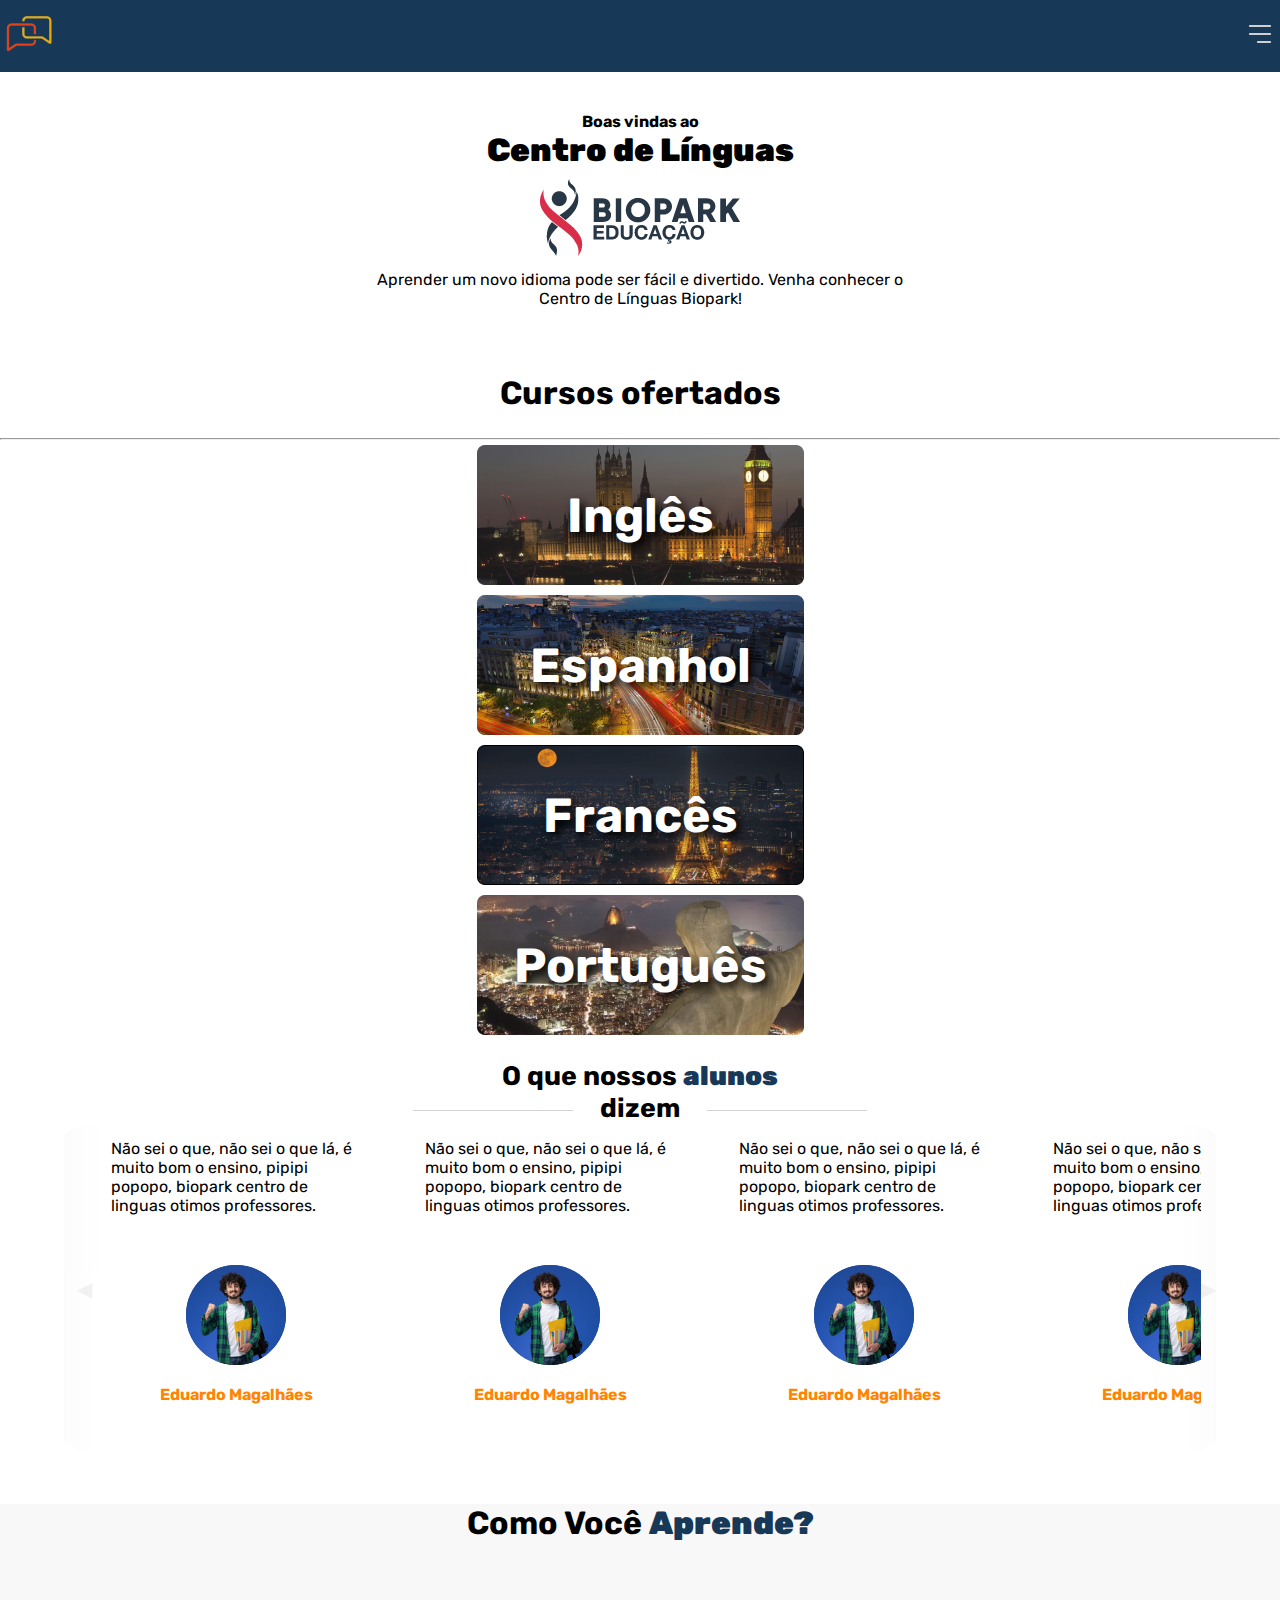
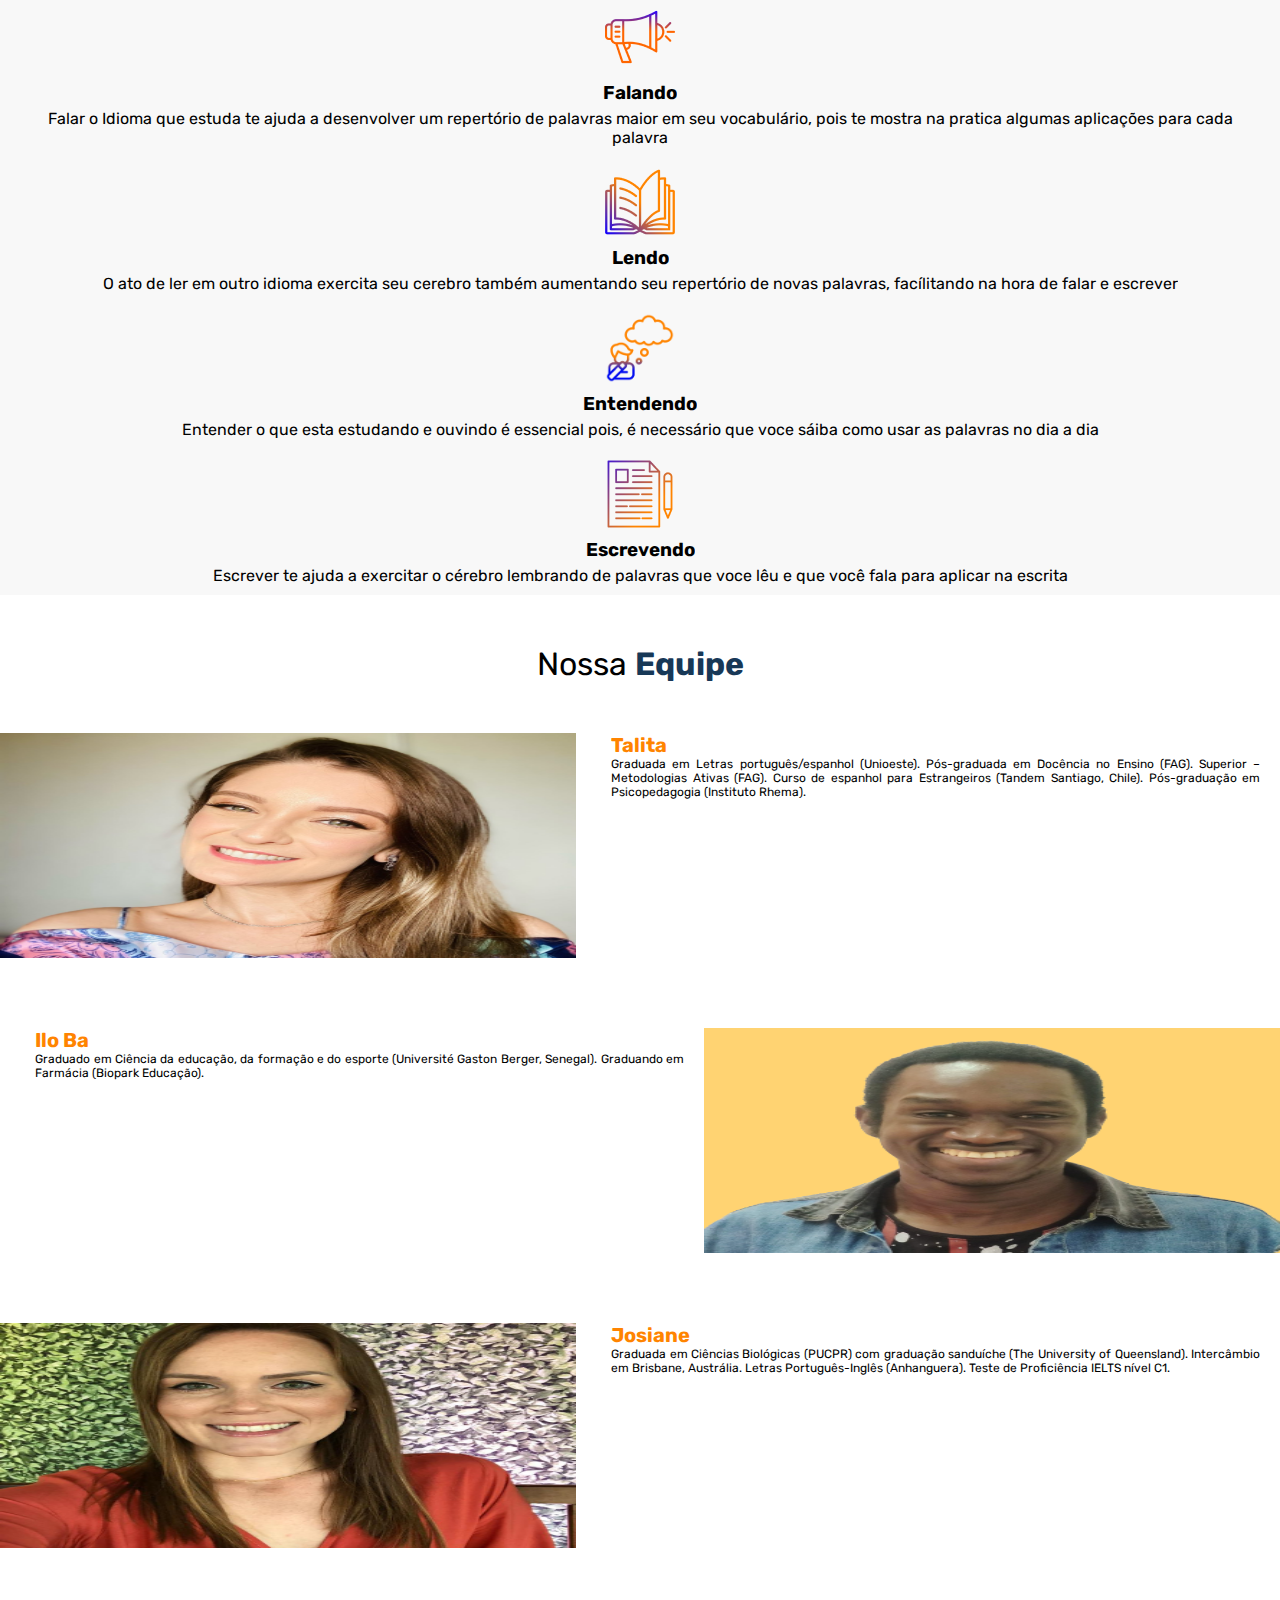
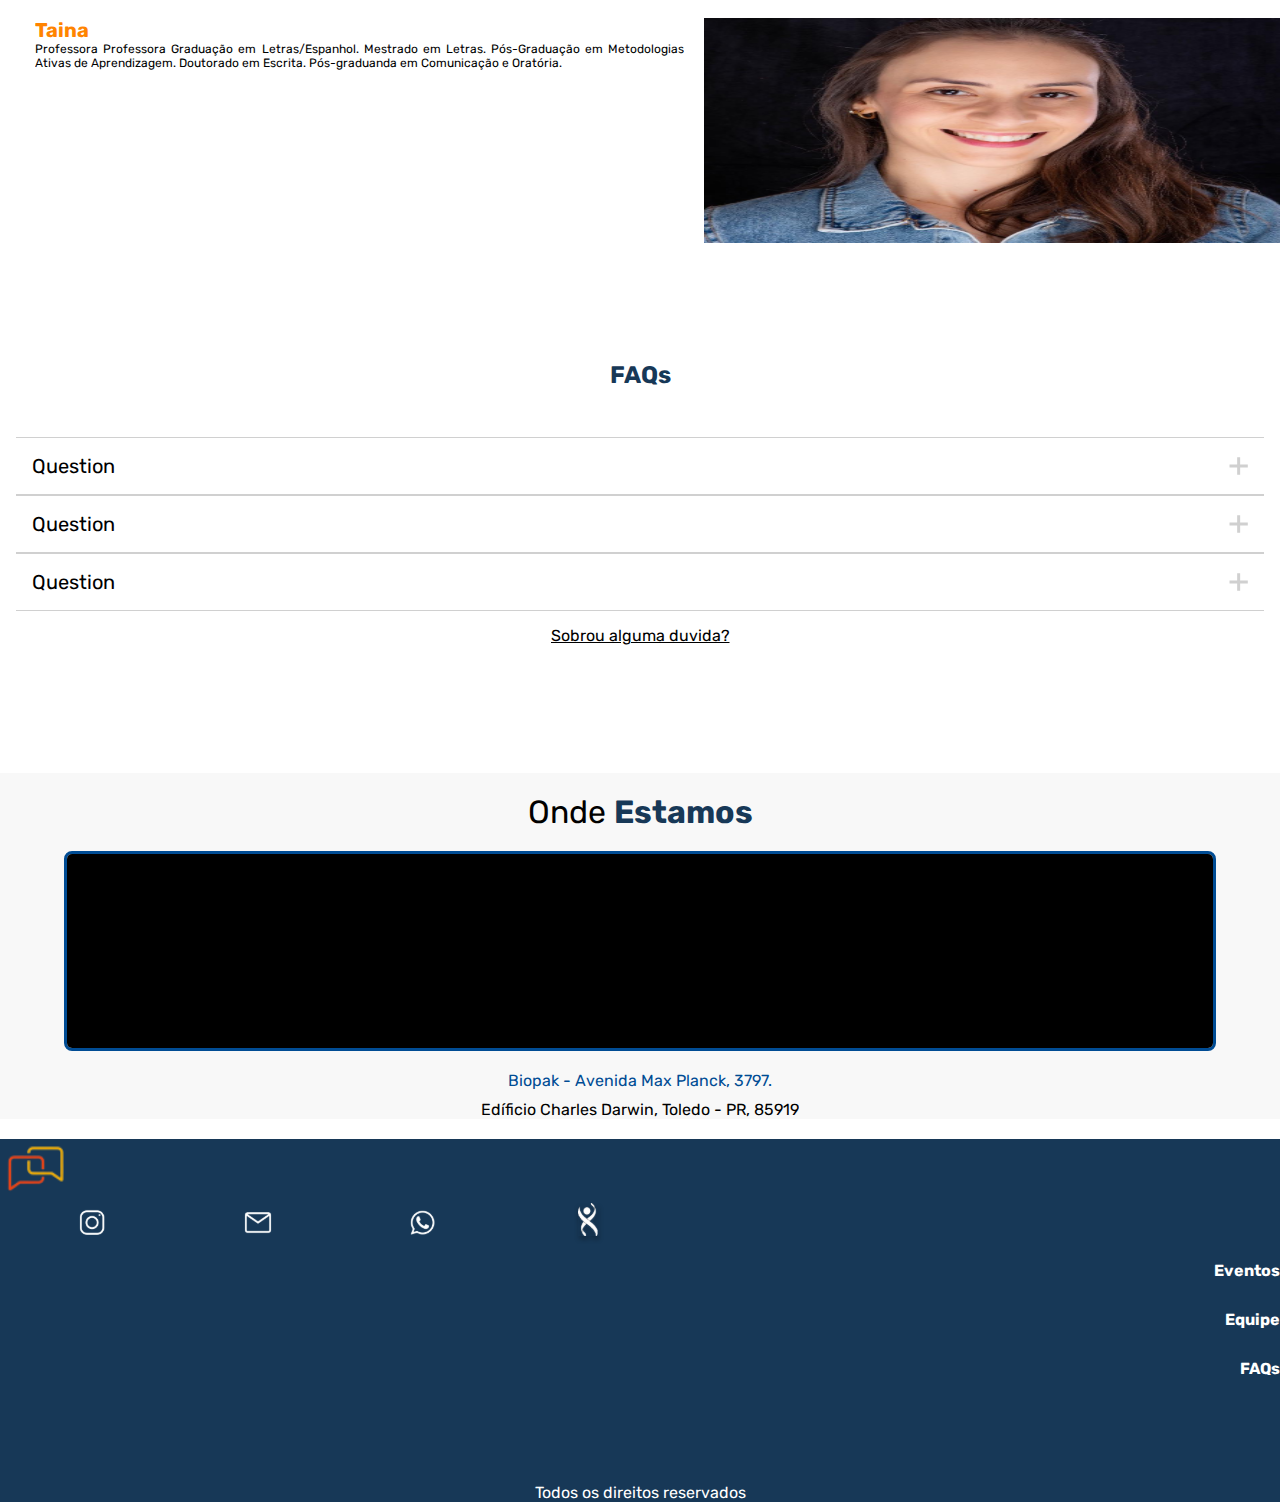
<file: index.html>
<!DOCTYPE html>
<html lang="en">
<head>
    <meta charset="UTF-8">
    <meta http-equiv="X-UA-Compatible" content="IE=edge">
    <meta name="viewport" content="width=device-width, initial-scale=1.0">
    <link rel="shortcut icon" href="./assets/img/logo.png" type="image/x-icon">
    <link rel="stylesheet" href="./assets/css/style.css">
    <title>Centro de Linguas</title>
</head>
<body>

    <header>
        <div id="mobile_menu">
            <a href="#navbar" class="logo"><img src="assets/img/logo.png" alt="logo centro de linguas"></a>
            <div class="button-menu">
                <button id="botaoMenu">
                    <img src="assets/img/menu.png" alt="menu icon">
                </button>
            </div>
        </div>
        <div id="menu">
            <button id="botaoClose">
                <img src="./assets/img/menu_img/x.png" alt="close">
            </button>
                <ul>
                    <li>
                        <a class="menu-text" href="#welcome-section" onclick="toggleMenu()"><img class="menu-icon" src="./assets/img/menu_img/home.png" alt="home icon">Página Inicial</a>
                    </li>
                    <li>
                        <a class="menu-text" href="#faq" onclick="toggleMenu()"><img class="menu-icon" src="./assets/img/menu_img/question.png" alt="interrogation icon">FAQ</a>
                    </li>
                    <li>
                        <a class="menu-text" href="#" onclick="toggleMenu()"><img class="menu-icon" src="./assets/img/menu_img/game.png" alt="controll icon">Quiz</a>
                    </li>
                    <li>
                        <a class="menu-text" href="#equipe" onclick="toggleMenu()"><img class="menu-icon" src="./assets/img/menu_img/equipe.svg" alt="equipe icon">Equipe</a>
                    </li>
                    <li>
                        <a class="menu-text" href="https://editor.mobilibus.com/web/bus2you/2i0xq#7643" onclick="toggleMenu()"><img class="menu-icon" src="./assets/img/menu_img/bus.svg" alt="equipe icon">Horários de Onibus</a>
                    </li>
                    <li>
                        <a class="menu-text" href="#localizado" target="_blank" onclick="toggleMenu()"><img class="menu-icon" src="./assets/img/menu_img/loc.svg" alt="loc icon">Localização</a>
                    </li>
                    <li>
                        <a class="menu-text" href="#" onclick="toggleMenu()"><img class="menu-icon" src="./assets/img/menu_img/increverse.png" alt="hand icon">Inscreva-se</a>  
                    </li>
                </ul>   
            </div>
            <nav class="menu_desktop">
                <div class="conteudo">
                    <a href="./index.html" class="logo"><img src="assets/img/logo.png" alt="logo centro de linguas"></a>
                <ul>
                    <li>
                        <a href="#welcome-section">Inicio</a>
                    </li>
                    <li>
                        <a href="#faq">FAQ</a>
                    </li>
                    <li>
                        <a href="#equipe">Equipe</a>
                    </li>
                    <li>
                        <a href="#footer">Onde estamos?</a>
                    </li>
                    <li>
                        <a href="#depoimentos">Depoimentos</a>
                    </li>
                    <li>
                        <a href="https://editor.mobilibus.com/web/bus2you/2i0xq#7643" target="_blank">Horarios de Onibus</a>
                    </li>
                </ul>
                <a href="#" type="button">Inscreva-se</a>
                </div>
                
            </nav>
    </header>

    <main>
        <!--
            Felipe: Home, FAQ
            Edgar: FAQ, Nossa Equipe
            Andriel: Como Aprende
            Gabriel: Depoimentos
            Laion: Eventos
            Arthur: Localizados, Eventos
        -->
        <section id="tela_home_mobile">
            <section id="welcome-section">
                <div id="welcome-card">
                    <p><b> Boas vindas ao </b></p>
                    <h1 class="destaque-laranja"><b>Centro de Línguas</b></h1>
                    <img id="" src="assets/img/biopark_logo.png" alt="">
                    <p>Aprender um novo idioma pode ser fácil e divertido. Venha conhecer o </p>
                    <p class="destaque-laranja">Centro de Línguas Biopark!</p>
                </div>
            </section>

            <section id="cursos-ofertados-section">
                <h1 class="destaque-laranja">Cursos ofertados</h1>
                <hr>
                <div id="cards-container">
                    <div id="ingles" class="card-curso">Inglês</div>
                    <div id="espanhol" class="card-curso">Espanhol</div>
                    <div id="frances" class="card-curso">Francês</div>
                    <div id="portugues" class="card-curso">Português</div>
                </div>
            </section>

            <section id="depoimentos">
                <h1 id="h1-depoimentos"> O que nossos <strong>alunos</strong></h1>
                <span>
                    <h1>dizem</h1>
                </span>

                <section class="carrossel">
                    <div class="container">
                        <button class="arrow-left control" aria-label="Previous image">◀</button>
                        <button class="arrow-right control" aria-label="Next Image">▶</button>
                        <div class="gallery-wrapper">
                          <div class="gallery">
                            <div class="item current-item" id="item-first"> 
                                <p>
                                    Não sei o que, não sei o que lá, é muito bom o ensino, pipipi popopo, biopark centro de linguas otimos professores.
                                </p>
                                <div class="carrosselAvatar">
                                    <img src="assets/css/img_css/card_cursos/Ellipse 1.png"  alt="">
                                    <p><b>Eduardo Magalhães</b></p>
                                </div>
                            </div>
                               
                            <div class="item current-item">
                                <p>
                                    Não sei o que, não sei o que lá, é muito bom o ensino, pipipi popopo, biopark centro de linguas otimos professores.
                                </p>
                                <div class="carrosselAvatar">
                                    <img src="assets/css/img_css/card_cursos/Ellipse 1.png"  alt="">
                                    <p><b>Eduardo Magalhães</b></p>
                                </div>
                            </div>
                                
                            <div class="item current-item"> 
                                <p>
                                    Não sei o que, não sei o que lá, é muito bom o ensino, pipipi popopo, biopark centro de linguas otimos professores.
                                </p>
                                <div class="carrosselAvatar">
                                    <img src="assets/css/img_css/card_cursos/Ellipse 1.png"  alt="">
                                    <p><b>Eduardo Magalhães</b></p>
                                </div>
                            </div>
        
                            <div class="item current-item" id="item-last"> 
                                <p>
                                    Não sei o que, não sei o que lá, é muito bom o ensino, pipipi popopo, biopark centro de linguas otimos professores.
                                </p>
                                <div class="carrosselAvatar">
                                    <img src="assets/css/img_css/card_cursos/Ellipse 1.png"  alt="">
                                    <p><b>Eduardo Magalhães</b></p>
                                </div>
                            </div>
                          </div>
                        </div>
                      </div>
                </section>
            </section>
        </section>

        <section id="como_aprende" class="como_aprende">
            <h1>Como Você <strong>Aprende?</strong></h1>
            <div class="cards">
                <div class="cardHow">
                    <img src="./assets/img/como_aprende/bullhorn 1.png" alt="">
                    <h3>Falando</h3>
                    <p> Falar o Idioma que estuda te ajuda a desenvolver um repertório de palavras maior em seu vocabulário, pois te mostra na pratica algumas aplicações para cada palavra</p>
                </div>
                <div class="cardHow">
                    <img src="./assets/img/como_aprende/book 1.png" alt="">
                    <h3>Lendo</h3>
                    <p>O ato de ler em outro idioma exercita seu cerebro também aumentando seu repertório de novas palavras, facílitando na hora de falar e escrever</p>
                </div>
                <div class="cardHow">
                    <img src="./assets/img/como_aprende/thinking-bubble 1.png" alt="">
                    <h3>Entendendo</h3>
                    <p>Entender o que esta estudando e ouvindo é essencial pois, é necessário que voce sáiba como usar as palavras no dia a dia</p>
                </div>
                <div class="cardHow">
                    <img src="./assets/img/como_aprende/article.png" alt="">
                    <h3>Escrevendo</h3>
                    <p>Escrever te ajuda a exercitar o cérebro lembrando de palavras que voce lêu e que você fala para aplicar na escrita </p>
                </div>
            </div>
            
            <!--Andriel-->
        </section>

        <section id="equipe" class="equipe">
            <div class="tittle">
                <h1>Nossa <strong>Equipe</strong></h1>
            </div>
            <div class="content-equipe">
                
                <div class="card-a">
                    <div class="card_img">
                        <img src="./assets/img/equipe/prof 1.png" alt="professor Talita">
                    </div>
                    <div class="card_content">
                        <div class="card_tittle">
                            <h2>Talita</h2>
                        </div>
                        <div class="card_text">
                            <h3>
                                Graduada em Letras português/espanhol (Unioeste).
                                Pós-graduada em Docência no Ensino (FAG).
                                Superior – Metodologias Ativas (FAG).
                                Curso de espanhol para Estrangeiros (Tandem Santiago, Chile).
                                Pós-graduação em Psicopedagogia (Instituto Rhema).
                            </h3>
                        </div>
                    </div>
                </div>
                <div class="card-b">
                    <div class="card_img">
                        <img src="./assets/img/equipe/ilo-ba 1.png" alt="Ilo Ba">
                    </div>
                    <div class="card_content">
                        <div class="card_tittle">
                            <h2>Ilo Ba</h2>
                        </div>
                        <div class="card_text">
                            <h3>
                                Graduado em Ciência da educação, da formação e do esporte (Université Gaston Berger, Senegal).
                                Graduando em Farmácia (Biopark Educação).
                            </h3>
                        </div>
                    </div>
                </div>
                <div class="card-a">
                    <div class="card_img">
                        <img src="./assets/img/equipe/prof_josiane 1.png" alt="Josiane">
                    </div>
                    <div class="card_content">
                        <div class="card_tittle">
                            <h2>Josiane</h2>
                        </div>
                        <div class="card_text">
                            <h3>
                                Graduada em Ciências Biológicas (PUCPR) com graduação sanduíche (The University of Queensland).
                                Intercâmbio em Brisbane, Austrália.
                                Letras Português-Inglês (Anhanguera).
                                Teste de Proficiência IELTS nível C1.
                            </h3>
                        </div>
                    </div>
                </div>
                <div class="card-b">
                    <div class="card_img">
                        <img src="./assets/img/equipe/prof_taiana 1.png" alt="Taina">
                    </div>
                    <div class="card_content">
                        <div class="card_tittle">
                            <h2>Taina</h2>
                        </div>
                        <div class="card_text">
                            <h3>
                                Professora
                                Professora
                                Graduação em Letras/Espanhol.
                                Mestrado em Letras.
                                Pós-Graduação em Metodologias Ativas de Aprendizagem.
                                Doutorado em Escrita.
                                Pós-graduanda em Comunicação e Oratória.
                            </h3>
                        </div>
                    </div>
                    
                </div>
            </div>
            <!--Edgar-->
        </section>

        <section id="faq">
            <h2 class="tittle">FAQs</h2>
            <div class="faq">
                <div class="question">
                    <h3>Question</h3>
                    <svg width="19" height="18" viewBox="0 0 19 18" fill="none" xmlns="http://www.w3.org/2000/svg">
                        <path d="M0.52 10.4169V7.57694H8.16V0.296943H11.16V7.57694H18.8V10.4169H11.16V17.7369H8.16V10.4169H0.52Z" fill="#D0D0D0"/>
                    </svg>
                </div>
                <div class="answer">
                    <p>
                        Lorem ipsum dolor sit, amet consectetur adipisicing elit. Iste, dolorem tempore ipsum necessitatibus accusantium ab voluptatem atque illum natus quas omnis consequatur! Est autem sint sequi voluptatibus, nulla in quibusdam.
                    </p>
                </div>
            </div>

            <div class="faq">
                <div class="question">
                    <h3>Question</h3>
                    <svg width="19" height="18" viewBox="0 0 19 18" fill="none" xmlns="http://www.w3.org/2000/svg">
                        <path d="M0.52 10.4169V7.57694H8.16V0.296943H11.16V7.57694H18.8V10.4169H11.16V17.7369H8.16V10.4169H0.52Z" fill="#D0D0D0"/>
                    </svg>
                </div>
                <div class="answer">
                    <p>
                        Lorem ipsum dolor sit amet consectetur adipisicing elit. Quo quia optio aperiam obcaecati quos harum hic ea dolorem nesciunt doloremque molestiae deleniti iure maxime magni, odit totam nobis cum fugiat.
                    </p>
                </div>
            </div>

            <div class="faq">
                <div class="question">
                    <h3>Question</h3>
                    <svg width="19" height="18" viewBox="0 0 19 18" fill="none" xmlns="http://www.w3.org/2000/svg">
                        <path d="M0.52 10.4169V7.57694H8.16V0.296943H11.16V7.57694H18.8V10.4169H11.16V17.7369H8.16V10.4169H0.52Z" fill="#D0D0D0"/>
                    </svg>
                </div>
                <div class="answer">
                    <p>
                        Lorem ipsum dolor sit amet consectetur adipisicing elit. Quidem a temporibus fugiat voluptatem, quam, 
                        consequatur voluptatum eaque, inventore beatae ducimus dolorum! Accusantium consequatur beatae corporis 
                        harum dolores perferendis quod repellat?
                    </p>
                </div>
            </div>

            <a href="./moreQuestion.html">Sobrou alguma duvida?</a>
            <!--Felipe e Edgar-->
        </section>

        <section id="localizado" class="localizado">
                <h1>Onde <strong>Estamos</strong></h1>
                <div class="mapa">
                    <iframe src="https://www.google.com/maps/embed?pb=!1m18!1m12!1m3!1d3627.1968701314686!2d-53.712804885001994!3d-24.616898684169367!2m3!1f0!2f0!3f0!3m2!1i1024!2i768!4f13.1!3m3!1m2!1s0x94f3bd3658fec82d%3A0x9298e43c320c4a86!2zQmlvcGFyayBFZHVjYcOnw6Nv!5e0!3m2!1spt-BR!2sbr!4v1685503567579!5m2!1spt-BR!2sbr" width="600" height="450" style="border:0;" allowfullscreen="" loading="lazy" referrerpolicy="no-referrer-when-downgrade"></iframe> </div>
                <p class="texto1">
                    Biopak - Avenida Max Planck, 3797. 
                </p>
                <p class="texto2">
                    Edíficio Charles Darwin, Toledo - PR, 85919 
                </p>
            <!--Arthur-->
        </section>
    </main>

    <footer id="footer">
        <div class="content">
            <div class="logo">
                <img src="./assets/img/logo.png" alt="logoCL">
            </div>
            <div class="social_midia">
                <a href="#"><img src="assets/img/footer_img/instagram.svg" alt="instalogo"></a>
                <a href="#"><img src="assets/img/footer_img/email.svg" alt="email"></a>
                <a href="#"><img src="assets/img/footer_img/wpp.svg" alt="whatsapp"></a>
                <a href="#"><img src="assets/img/footer_img/bpk.svg" alt="biopark logo"></a>
            </div>
            <div class="links">
                <a href="./pages/eventos.html">Eventos</a>
                <a href="#">Equipe</a>
                <a href="#">FAQs</a>
            </div>
            <div class="mapa">
                <iframe src="https://www.google.com/maps/embed?pb=!1m18!1m12!1m3!1d3627.1968701314686!2d-53.712804885001994!3d-24.616898684169367!2m3!1f0!2f0!3f0!3m2!1i1024!2i768!4f13.1!3m3!1m2!1s0x94f3bd3658fec82d%3A0x9298e43c320c4a86!2zQmlvcGFyayBFZHVjYcOnw6Nv!5e0!3m2!1spt-BR!2sbr!4v1685503567579!5m2!1spt-BR!2sbr" width="600" height="450" style="border:0;" allowfullscreen="" loading="lazy" referrerpolicy="no-referrer-when-downgrade"></iframe> 
            </div>
            <p class="reserved">Todos os direitos reservados</p>
        </div>

    </footer>

    <script src="./assets/script/main.js"></script>
</body>
</html>
</file>
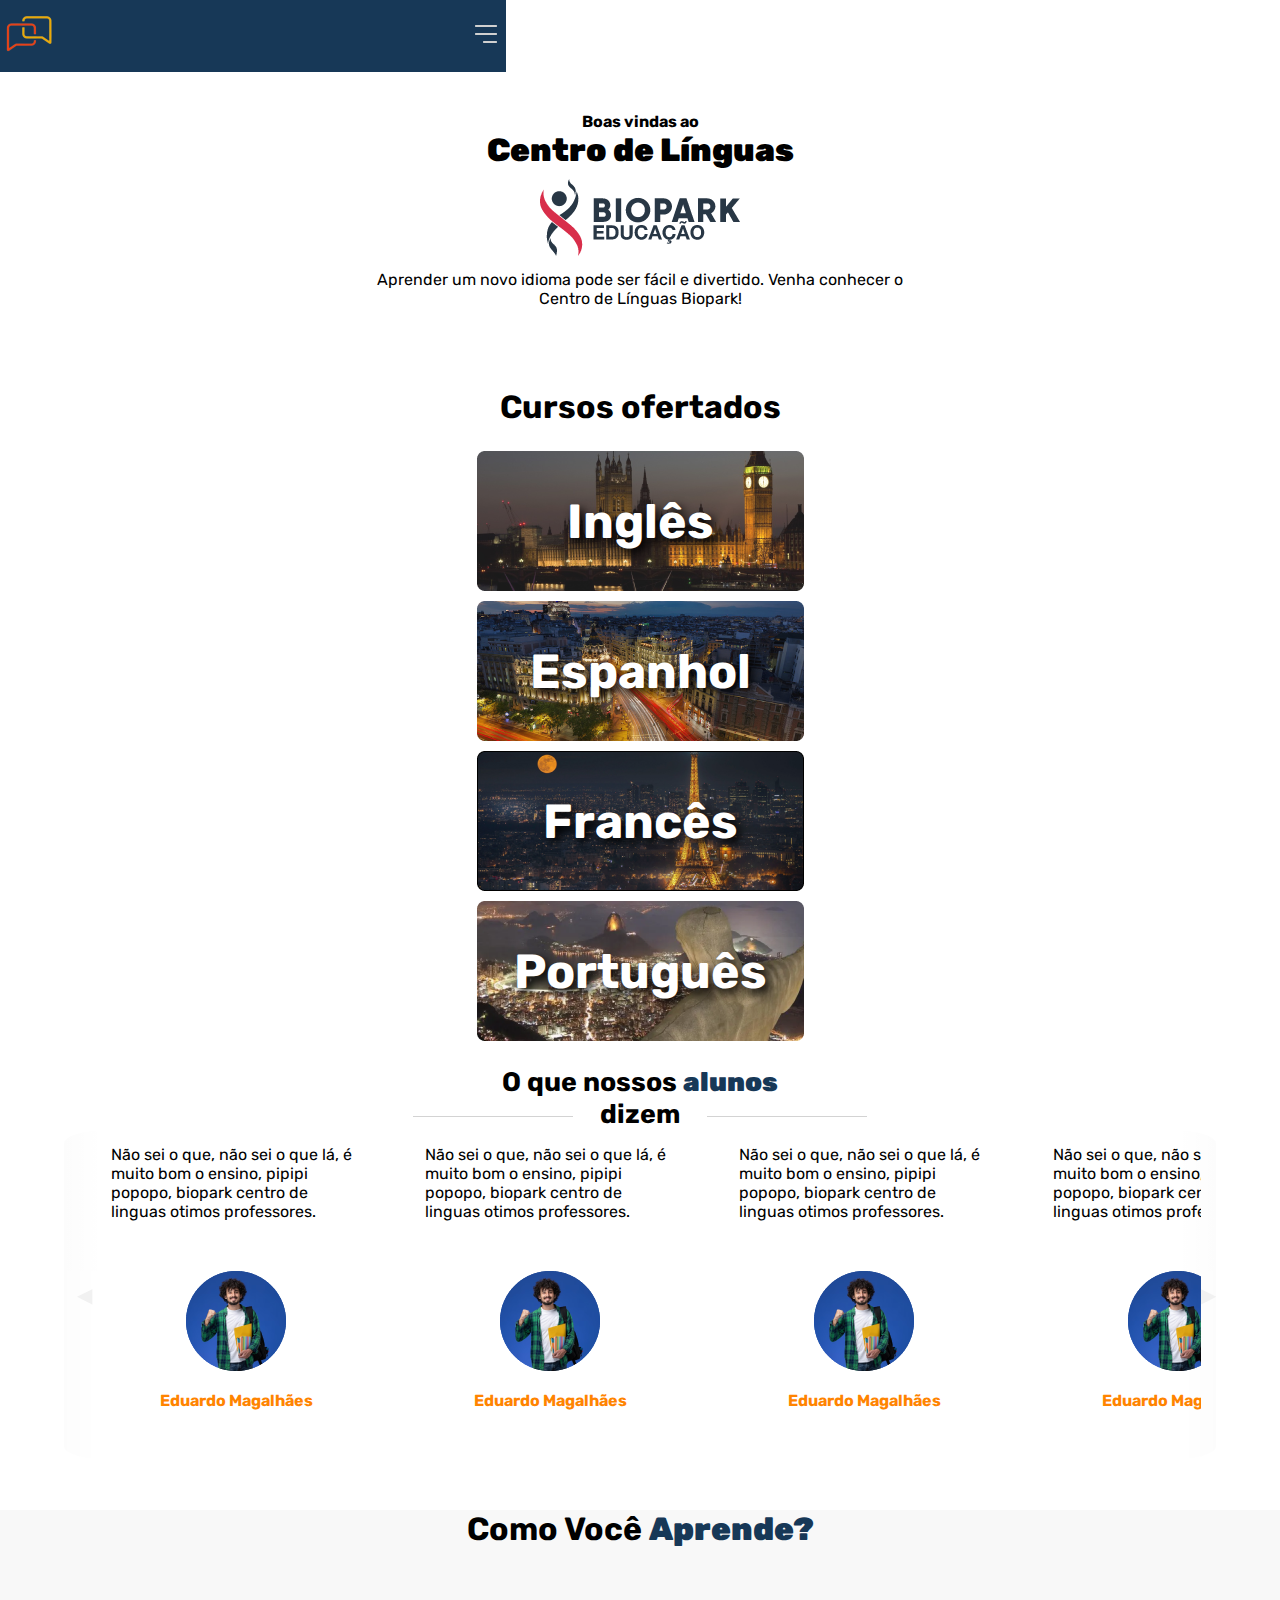
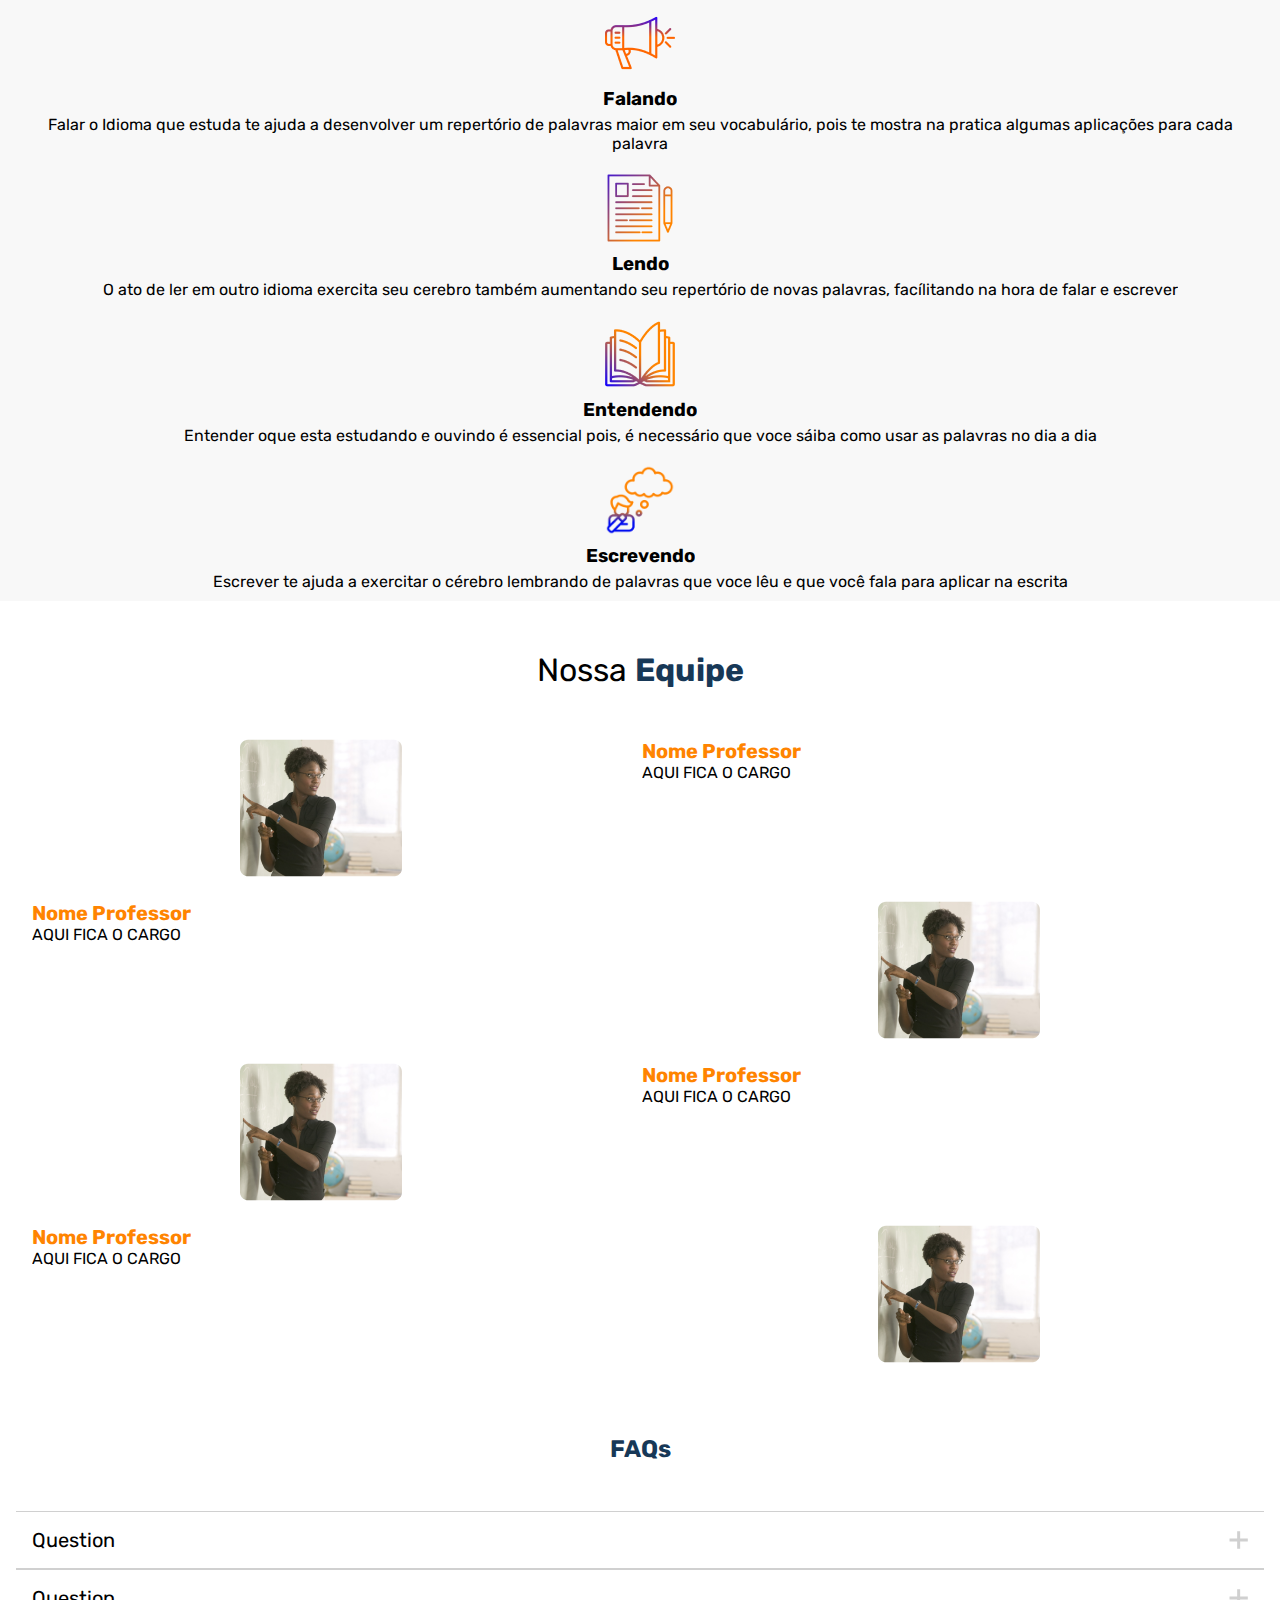
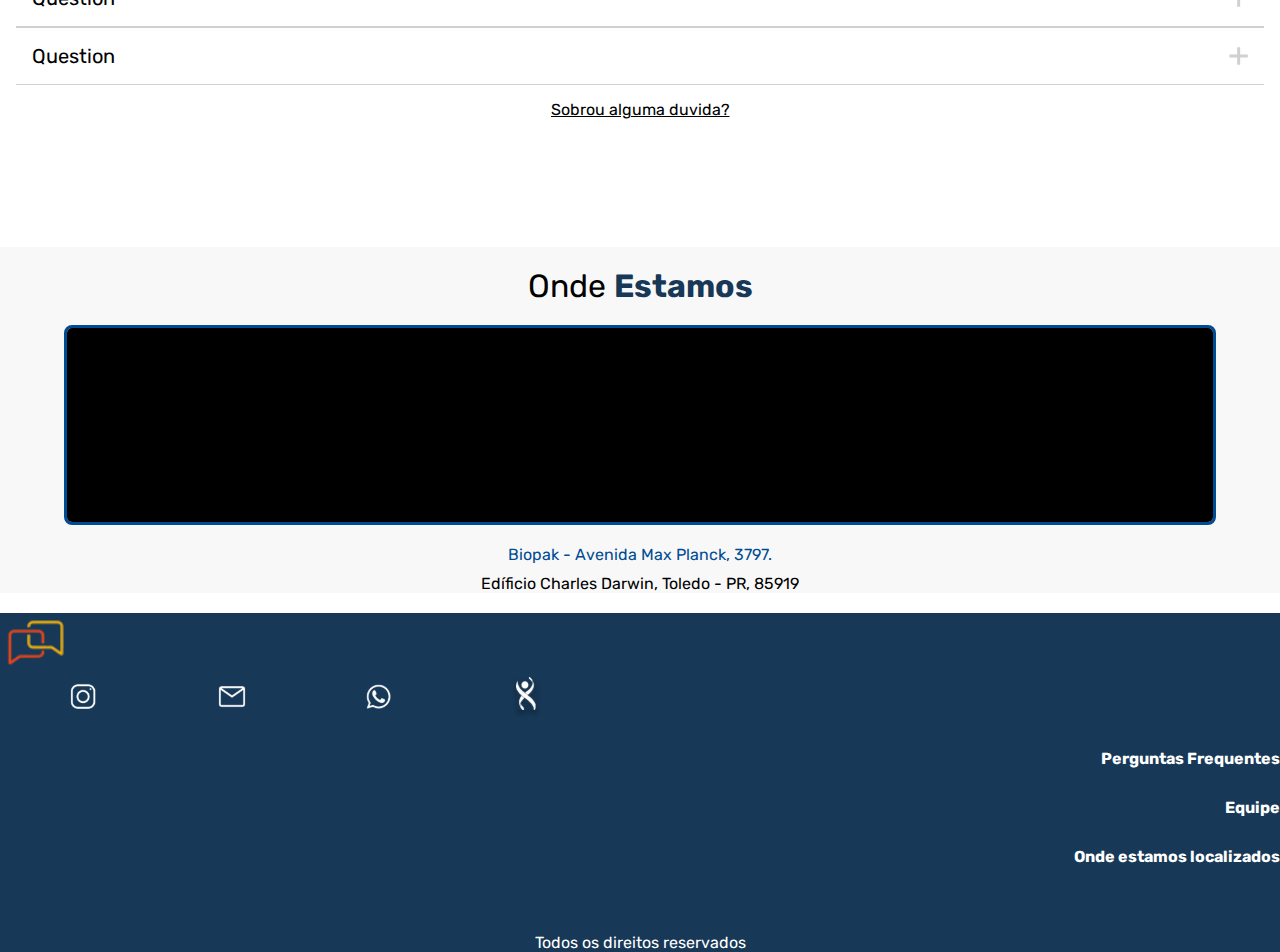
<file: LCL-v2.0/index.html>
<!DOCTYPE html>
<html lang="en">
<head>
    <meta charset="UTF-8">
    <meta http-equiv="X-UA-Compatible" content="IE=edge">
    <meta name="viewport" content="width=device-width, initial-scale=1.0">
    <link rel="shortcut icon" href="./assets/img/logo.png" type="image/x-icon">
    <link rel="stylesheet" href="./assets/css/style.css">
    <title>Centro de Linguas</title>
</head>
<body>

    <header>
        <div id="mobile_menu">
            <a href="#navbar" class="logo"><img src="assets/img/logo.png" alt="logo centro de linguas"></a>
            <div class="button-menu">
                <button id="botaoMenu">
                    <img src="assets/img/menu.png" alt="menu icon">
                </button>
            </div>
        </div>
        <div id="menu">
            <button id="botaoClose">
                <img src="./assets/img/menu_img/x.png" alt="close">
            </button>
                <ul>
                    <li>
                        <a class="menu-text" href="#welcome-section" onclick="toggleMenu()"><img class="menu-icon" src="./assets/img/menu_img/home.png" alt="home icon">Página Inicial</a>
                    </li>
                    <li>
                        <a class="menu-text" href="#faq" onclick="toggleMenu()"><img class="menu-icon" src="./assets/img/menu_img/question.png" alt="interrogation icon">FAQ</a>
                    </li>
                    <li>
                        <a class="menu-text" href="#" onclick="toggleMenu()"><img class="menu-icon" src="./assets/img/menu_img/money.png" alt="money icon">Planos</a>
                    </li>
                    <li>
                        <a class="menu-text" href="#" onclick="toggleMenu()"><img class="menu-icon" src="./assets/img/menu_img/increverse.png" alt="hand icon">Inscreva-se</a>  
                    </li>
                </ul>   
            </div>
    </header>

    <main>
        <!--
            Felipe: Home, FAQ
            Edgar: FAQ, Nossa Equipe
            Andriel: Como Aprende
            Gabriel: Depoimentos
            Laion: Eventos
            Arthur: Localizados, Eventos
        -->
        <section id="tela_home_mobile">
            <section id="welcome-section">
                <p><b> Boas vindas ao </b></p>
                <h1 class="destaque-laranja"><b>Centro de Línguas</b></h1>
                <img id="" src="assets/img/biopark_logo.png" alt="">
                <p>Aprender um novo idioma pode ser fácil e divertido. Venha conhecer o </p>
                <p class="destaque-laranja">Centro de Línguas Biopark!</p>
            </section>

            <section id="cursos-ofertados-section">
                <h1 class="destaque-laranja">Cursos ofertados</h1>
                <div id="cards-container">
                    <div id="ingles" class="card-curso">Inglês</div>
                    <div id="espanhol" class="card-curso">Espanhol</div>
                    <div id="frances" class="card-curso">Francês</div>
                    <div id="portugues" class="card-curso">Português</div>
                </div>
            </section>

            <section id="depoimentos">
                <h1 id="h1-depoimentos"> O que nossos <strong>alunos</strong></h1>
                <span>
                    <h1>dizem</h1>
                </span>

                <section class="carrossel">
                    <div class="container">
                        <button class="arrow-left control" aria-label="Previous image">◀</button>
                        <button class="arrow-right control" aria-label="Next Image">▶</button>
                        <div class="gallery-wrapper">
                          <div class="gallery">
                            <div class="item current-item" id="item-first"> 
                                <p>
                                    Não sei o que, não sei o que lá, é muito bom o ensino, pipipi popopo, biopark centro de linguas otimos professores.
                                </p>
                                <div class="carrosselAvatar">
                                    <img src="assets/css/img_css/card_cursos/Ellipse 1.png"  alt="">
                                    <p><b>Eduardo Magalhães</b></p>
                                </div>
                            </div>
                               
                            <div class="item current-item">
                                <p>
                                    Não sei o que, não sei o que lá, é muito bom o ensino, pipipi popopo, biopark centro de linguas otimos professores.
                                </p>
                                <div class="carrosselAvatar">
                                    <img src="assets/css/img_css/card_cursos/Ellipse 1.png"  alt="">
                                    <p><b>Eduardo Magalhães</b></p>
                                </div>
                            </div>
                                
                            <div class="item current-item"> 
                                <p>
                                    Não sei o que, não sei o que lá, é muito bom o ensino, pipipi popopo, biopark centro de linguas otimos professores.
                                </p>
                                <div class="carrosselAvatar">
                                    <img src="assets/css/img_css/card_cursos/Ellipse 1.png"  alt="">
                                    <p><b>Eduardo Magalhães</b></p>
                                </div>
                            </div>
        
                            <div class="item current-item" id="item-last"> 
                                <p>
                                    Não sei o que, não sei o que lá, é muito bom o ensino, pipipi popopo, biopark centro de linguas otimos professores.
                                </p>
                                <div class="carrosselAvatar">
                                    <img src="assets/css/img_css/card_cursos/Ellipse 1.png"  alt="">
                                    <p><b>Eduardo Magalhães</b></p>
                                </div>
                            </div>
                          </div>
                        </div>
                      </div>
                </section>
            </section>
        </section>

        <section id="depoimentos" class="depoimentos">
            <!--Gabriel-->
        </section>

        <section id="como_aprende" class="como_aprende">
            <h1>Como Você <strong>Aprende?</strong></h1>
            <div class="cardHow">
                <img src="./assets/img/como_aprende/bullhorn 1.png" alt="">
                <h3>Falando</h3>
                <p> Falar o Idioma que estuda te ajuda a desenvolver um repertório de palavras maior em seu vocabulário, pois te mostra na pratica algumas aplicações para cada palavra</p>
            </div>
            <div class="cardHow">
                <img src="./assets/img/como_aprende/article 1 (1).png" alt="">
                <h3>Lendo</h3>
                <p>O ato de ler em outro idioma exercita seu cerebro também aumentando seu repertório de novas palavras, facílitando na hora de falar e escrever</p>
            </div>
            <div class="cardHow">
                <img src="/assets/img/como_aprende/book 1.png" alt="">
                <h3>Entendendo</h3>
                <p>Entender oque esta estudando e ouvindo é essencial pois, é necessário que voce sáiba como usar as palavras no dia a dia</p>
            </div>
            <div class="cardHow">
                <img src="./assets/img/como_aprende/thinking-bubble 1.png" alt="">
                <h3>Escrevendo</h3>
                <p>Escrever te ajuda a exercitar o cérebro lembrando de palavras que voce lêu e que você fala para aplicar na escrita </p>
            </div>
            <!--Andriel-->
        </section>

        <section id="equipe" class="equipe">
            <div class="tittle">
                <h1>Nossa <strong>Equipe</strong></h1>
            </div>
            <div class="card-a">
                <div class="card_img">
                    <img src="assets/img/equipe/Rectangle 15.png" alt="professor fulano">
                </div>
                <div class="card_content">
                    <div class="card_tittle">
                        <h2>Nome Professor</h2>
                    </div>
                    <div class="card_text">
                        <h3>
                            AQUI FICA O CARGO
                        </h3>
                    </div>
                </div>
            </div>
            <div class="card-b">
                <div class="card_img">
                    <img src="assets/img/equipe/Rectangle 15.png" alt="professor fulano">
                </div>
                <div class="card_content">
                    <div class="card_tittle">
                        <h2>Nome Professor</h2>
                    </div>
                    <div class="card_text">
                        <h3>
                            AQUI FICA O CARGO
                        </h3>
                    </div>
                </div>
            </div>
            <div class="card-a">
                <div class="card_img">
                    <img src="assets/img/equipe/Rectangle 15.png" alt="professor fulano">
                </div>
                <div class="card_content">
                    <div class="card_tittle">
                        <h2>Nome Professor</h2>
                    </div>
                    <div class="card_text">
                        <h3>
                            AQUI FICA O CARGO
                        </h3>
                    </div>
                </div>
            </div>
            <div class="card-b">
                <div class="card_img">
                    <img src="assets/img/equipe/Rectangle 15.png" alt="professor fulano">
                </div>
                <div class="card_content">
                    <div class="card_tittle">
                        <h2>Nome Professor</h2>
                    </div>
                    <div class="card_text">
                        <h3>
                            AQUI FICA O CARGO
                        </h3>
                    </div>
                </div>
            </div>
            <!--Edgar-->
        </section>

        <section id="faq">
            <h2 class="tittle">FAQs</h2>
            <div class="faq">
                <div class="question">
                    <h3>Question</h3>
                    <svg width="19" height="18" viewBox="0 0 19 18" fill="none" xmlns="http://www.w3.org/2000/svg">
                        <path d="M0.52 10.4169V7.57694H8.16V0.296943H11.16V7.57694H18.8V10.4169H11.16V17.7369H8.16V10.4169H0.52Z" fill="#D0D0D0"/>
                    </svg>
                </div>
                <div class="answer">
                    <p>
                        Lorem ipsum dolor sit amet consectetur adipisicing elit. Quidem a temporibus fugiat voluptatem, quam, 
                        consequatur voluptatum eaque, inventore beatae ducimus dolorum! Accusantium consequatur beatae corporis 
                        harum dolores perferendis quod repellat?
                    </p>
                </div>
            </div>

            <div class="faq">
                <div class="question">
                    <h3>Question</h3>
                    <svg width="19" height="18" viewBox="0 0 19 18" fill="none" xmlns="http://www.w3.org/2000/svg">
                        <path d="M0.52 10.4169V7.57694H8.16V0.296943H11.16V7.57694H18.8V10.4169H11.16V17.7369H8.16V10.4169H0.52Z" fill="#D0D0D0"/>
                    </svg>
                </div>
                <div class="answer">
                    <p>
                        Lorem ipsum dolor sit amet consectetur adipisicing elit. Quidem a temporibus fugiat voluptatem, quam, 
                        consequatur voluptatum eaque, inventore beatae ducimus dolorum! Accusantium consequatur beatae corporis 
                        harum dolores perferendis quod repellat?
                    </p>
                </div>
            </div>

            <div class="faq">
                <div class="question">
                    <h3>Question</h3>
                    <svg width="19" height="18" viewBox="0 0 19 18" fill="none" xmlns="http://www.w3.org/2000/svg">
                        <path d="M0.52 10.4169V7.57694H8.16V0.296943H11.16V7.57694H18.8V10.4169H11.16V17.7369H8.16V10.4169H0.52Z" fill="#D0D0D0"/>
                    </svg>
                </div>
                <div class="answer">
                    <p>
                        Lorem ipsum dolor sit amet consectetur adipisicing elit. Quidem a temporibus fugiat voluptatem, quam, 
                        consequatur voluptatum eaque, inventore beatae ducimus dolorum! Accusantium consequatur beatae corporis 
                        harum dolores perferendis quod repellat?
                    </p>
                </div>
            </div>

            <a href="./moreQuestion.html">Sobrou alguma duvida?</a>
            <!--Felipe e Edgar-->
        </section>

        <section id="localizado" class="localizado">
                <h1>Onde <strong>Estamos</strong></h1>
                <div class="mapa">
                    <iframe src="https://www.google.com/maps/embed?pb=!1m18!1m12!1m3!1d3627.1968701314686!2d-53.712804885001994!3d-24.616898684169367!2m3!1f0!2f0!3f0!3m2!1i1024!2i768!4f13.1!3m3!1m2!1s0x94f3bd3658fec82d%3A0x9298e43c320c4a86!2zQmlvcGFyayBFZHVjYcOnw6Nv!5e0!3m2!1spt-BR!2sbr!4v1685503567579!5m2!1spt-BR!2sbr" width="600" height="450" style="border:0;" allowfullscreen="" loading="lazy" referrerpolicy="no-referrer-when-downgrade"></iframe> </div>
                <p class="texto1">
                    Biopak - Avenida Max Planck, 3797. 
                </p>
                <p class="texto2">
                    Edíficio Charles Darwin, Toledo - PR, 85919 
                </p>
            <!--Arthur-->
        </section>
    </main>

    <footer id="footer">
        <div class="content">
            <div class="logo">
                <img src="./assets/img/logo.png" alt="logoCL">
            </div>
            <div class="social_midia">
                <a href="#"><img src="assets/img/footer_img/instagram.svg" alt="instalogo"></a>
                <a href="#"><img src="assets/img/footer_img/email.svg" alt="email"></a>
                <a href="#"><img src="assets/img/footer_img/wpp.svg" alt="whatsapp"></a>
                <a href="#"><img src="assets/img/footer_img/bpk.svg" alt="biopark logo"></a>
            </div>
            <div class="links">
                <a href="#">Perguntas Frequentes</a>
                <a href="#">Equipe</a>
                <a href="#">Onde estamos localizados</a>
            </div>
            <p class="reserved">Todos os direitos reservados</p>
        </div>

    </footer>

    <script src="./assets/script/main.js"></script>
</body>
</html>
</file>
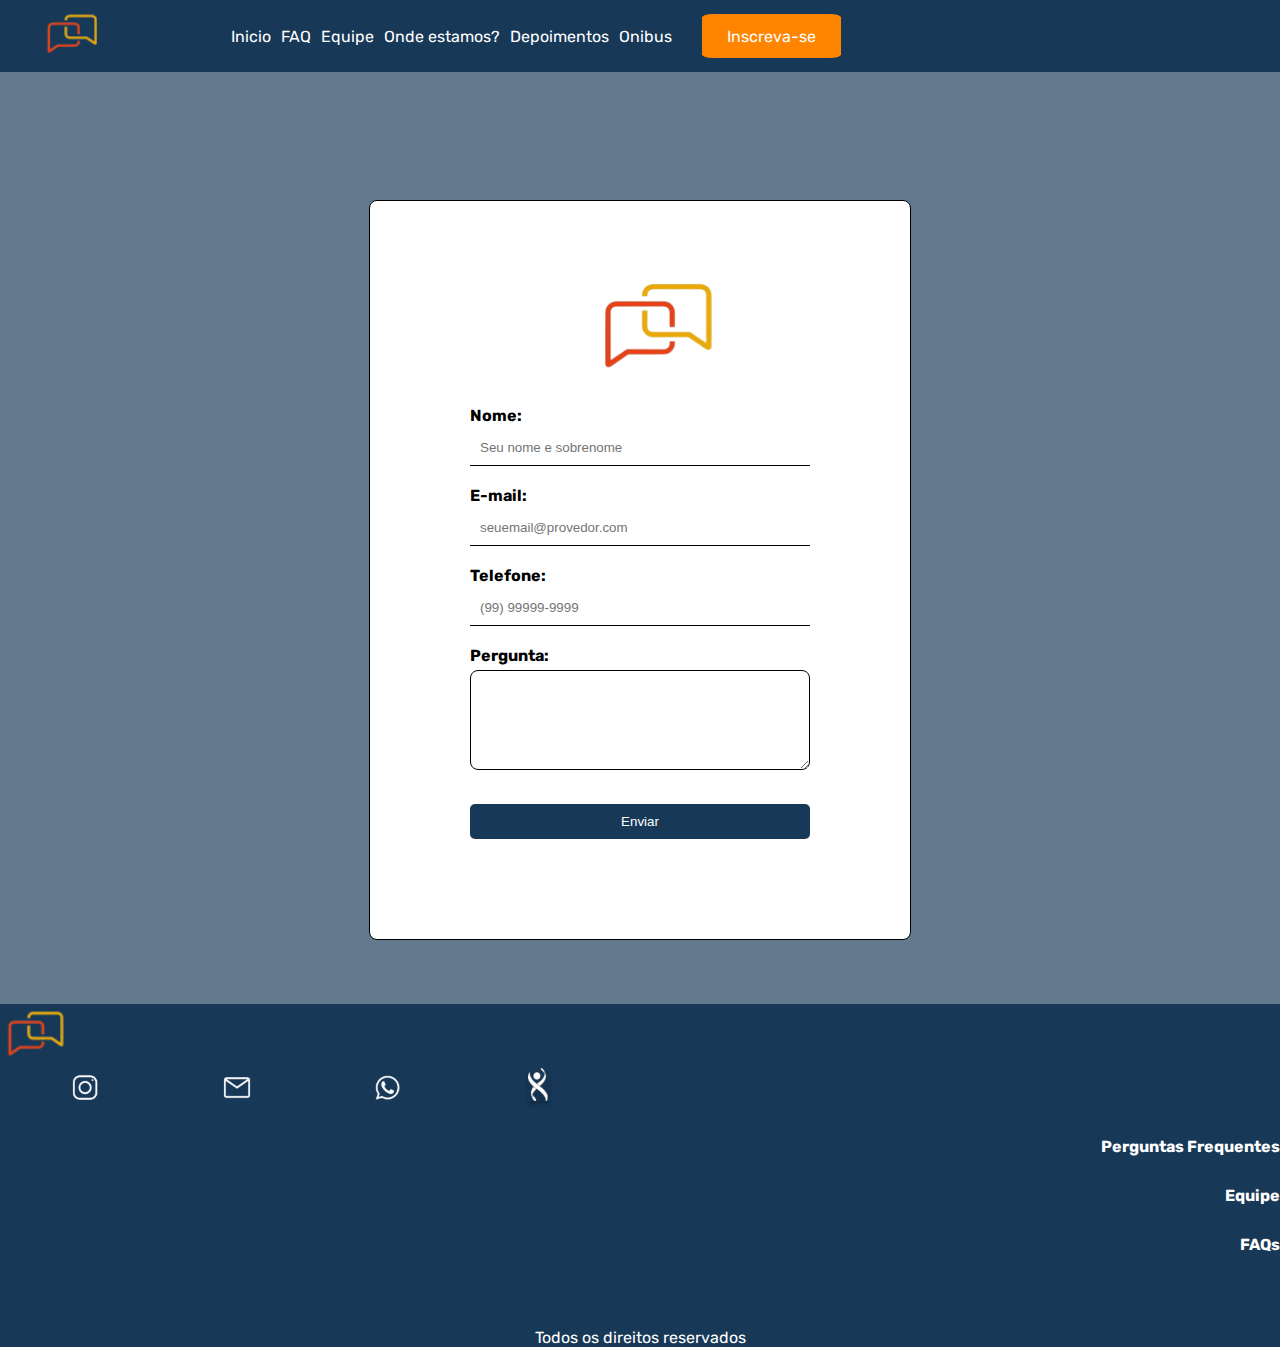
<file: moreQuestion.html>
<!DOCTYPE html>
<html lang="en">
<head>
    <meta charset="UTF-8">
    <meta http-equiv="X-UA-Compatible" content="IE=edge">
    <meta name="viewport" content="width=device-width, initial-scale=1.0">
    <link rel="shortcut icon" href="./assets/img/logo.png" type="image/x-icon">
    <link rel="stylesheet" href="./assets/css/style.css">
    <link rel="stylesheet" href="./assets/css/moreQuestion.css">
    <title>Centro de Linguas</title>
</head>
<body>
    <header>
        <div id="mobile_menu">
            <a href="./index.html" class="logo"><img src="assets/img/logo.png" alt="logo centro de linguas"></a>
            <div class="button-menu">
                <button id="botaoMenu">
                    <img src="assets/img/menu.png" alt="menu icon">
                </button>
            </div>
        </div>
        <div id="menu">
            <button id="botaoClose">
                <img src="./assets/img/menu_img/x.png" alt="close">
            </button>
                <ul>
                    <li>
                        <a class="menu-text" href="./index.html#welcome-section" onclick="toggleMenu()"><img class="menu-icon" src="./assets/img/menu_img/home.png" alt="home icon">Página Inicial</a>
                    </li>
                    <li>
                        <a class="menu-text" href="./index.html#faq" onclick="toggleMenu()"><img class="menu-icon" src="./assets/img/menu_img/question.png" alt="interrogation icon">FAQ</a>
                    </li>
                    <li>
                        <a class="menu-text" href="./index.html#equipe" onclick="toggleMenu()"><img class="menu-icon" src="./assets/img/menu_img/game.png" alt="controll icon">Quiz</a>
                    </li>
                    <li>
                        <a class="menu-text" href="./index.html#equipe" onclick="toggleMenu()"><img class="menu-icon" src="./assets/img/menu_img/equipe.svg" alt="equipe icon">Equipe</a>
                    </li>
                    <li>
                        <a class="menu-text" href="./index.html#localizado" onclick="toggleMenu()"><img class="menu-icon" src="./assets/img/menu_img/bus.svg" alt="bus icon">Horários de Onibus</a>
                    </li>
                    <li>
                        <a class="menu-text" href="https://editor.mobilibus.com/web/bus2you/2i0xq#7643" onclick="toggleMenu()"><img class="menu-icon" src="./assets/img/menu_img/loc.svg" alt="equipe icon">Localização</a>
                    </li>
                    <li>
                        <a class="menu-text" href="#" onclick="toggleMenu()"><img class="menu-icon" src="./assets/img/menu_img/increverse.png" alt="hand icon">Inscreva-se</a>  
                    </li>
                </ul>
            </div>
        <nav class="menu_desktop">
            <div class="conteudo">
                <a href="./index.html" class="logo"><img src="assets/img/logo.png" alt="logo centro de linguas"></a>
            <ul>
                <li>
                    <a href="./index.html#welcome-section">Inicio</a>
                </li>
                <li>
                    <a href="./index.html#faq">FAQ</a>
                </li>
                <li>
                    <a href="./index.html#equipe">Equipe</a>
                </li>
                <li>
                    <a href="./index.html#footer">Onde estamos?</a>
                </li>
                <li>
                    <a href="./index.html#depoimentos">Depoimentos</a>
                </li>
                <li>
                    <a href="https://editor.mobilibus.com/web/bus2you/2i0xq#7643">Onibus</a>
                </li>
            </ul>
            <a href="#" type="button">Inscreva-se</a>
            </div>
            
        </nav>
    </header>

    <main>
        <div class="tittle">
            <p>Sobrou alguma</p>
            <p>dúvida?</p>
        </div>

        <div class="form_overlay">
            <form action="">
                <img src="./assets/img/logo.svg" alt="logo">
                <div class="form-group">
                    <label for="name">Nome:</label>
                    <input type="text" id="name" name="name" placeholder="Seu nome e sobrenome" required>
                </div>
                <div class="form-group">
                    <label for="email">E-mail:</label>
                    <input type="email" id="email" name="email" placeholder="seuemail@provedor.com" required>
                </div>
                <div class="form-group">
                    <label for="tel">Telefone:</label>
                    <input type="tel" id="tel" name="tel" placeholder="(99) 99999-9999" required>
                </div>
                <div class="form-group">
                    <label for="pergunta">Pergunta:</label>
                    <textarea name="pergunta" id="question" required cols="30" rows="10"></textarea>
                </div>
                <input type="submit" value="Enviar">
            </form>
        </div>
    </main>
    <footer id="footer">
        <div class="content">
            <div class="logo">
                <img src="./assets/img/logo.png" alt="logoCL">
            </div>
            <div class="social_midia">
                <a href="#"><img src="assets/img/footer_img/instagram.svg" alt="instalogo"></a>
                <a href="#"><img src="assets/img/footer_img/email.svg" alt="email"></a>
                <a href="#"><img src="assets/img/footer_img/wpp.svg" alt="whatsapp"></a>
                <a href="#"><img src="assets/img/footer_img/bpk.svg" alt="biopark logo"></a>
            </div>
            <div class="links">
                <a href="#">Perguntas Frequentes</a>
                <a href="#">Equipe</a>
                <a href="#">FAQs</a>
            </div>
            <div class="mapa">
                <iframe src="https://www.google.com/maps/embed?pb=!1m18!1m12!1m3!1d3627.1968701314686!2d-53.712804885001994!3d-24.616898684169367!2m3!1f0!2f0!3f0!3m2!1i1024!2i768!4f13.1!3m3!1m2!1s0x94f3bd3658fec82d%3A0x9298e43c320c4a86!2zQmlvcGFyayBFZHVjYcOnw6Nv!5e0!3m2!1spt-BR!2sbr!4v1685503567579!5m2!1spt-BR!2sbr" width="600" height="450" style="border:0;" allowfullscreen="" loading="lazy" referrerpolicy="no-referrer-when-downgrade"></iframe> 
            </div>
            <p class="reserved">Todos os direitos reservados</p>
        </div>

    </footer>

    <script src="./assets/script/main.js"></script>
</body>
</html>
</file>
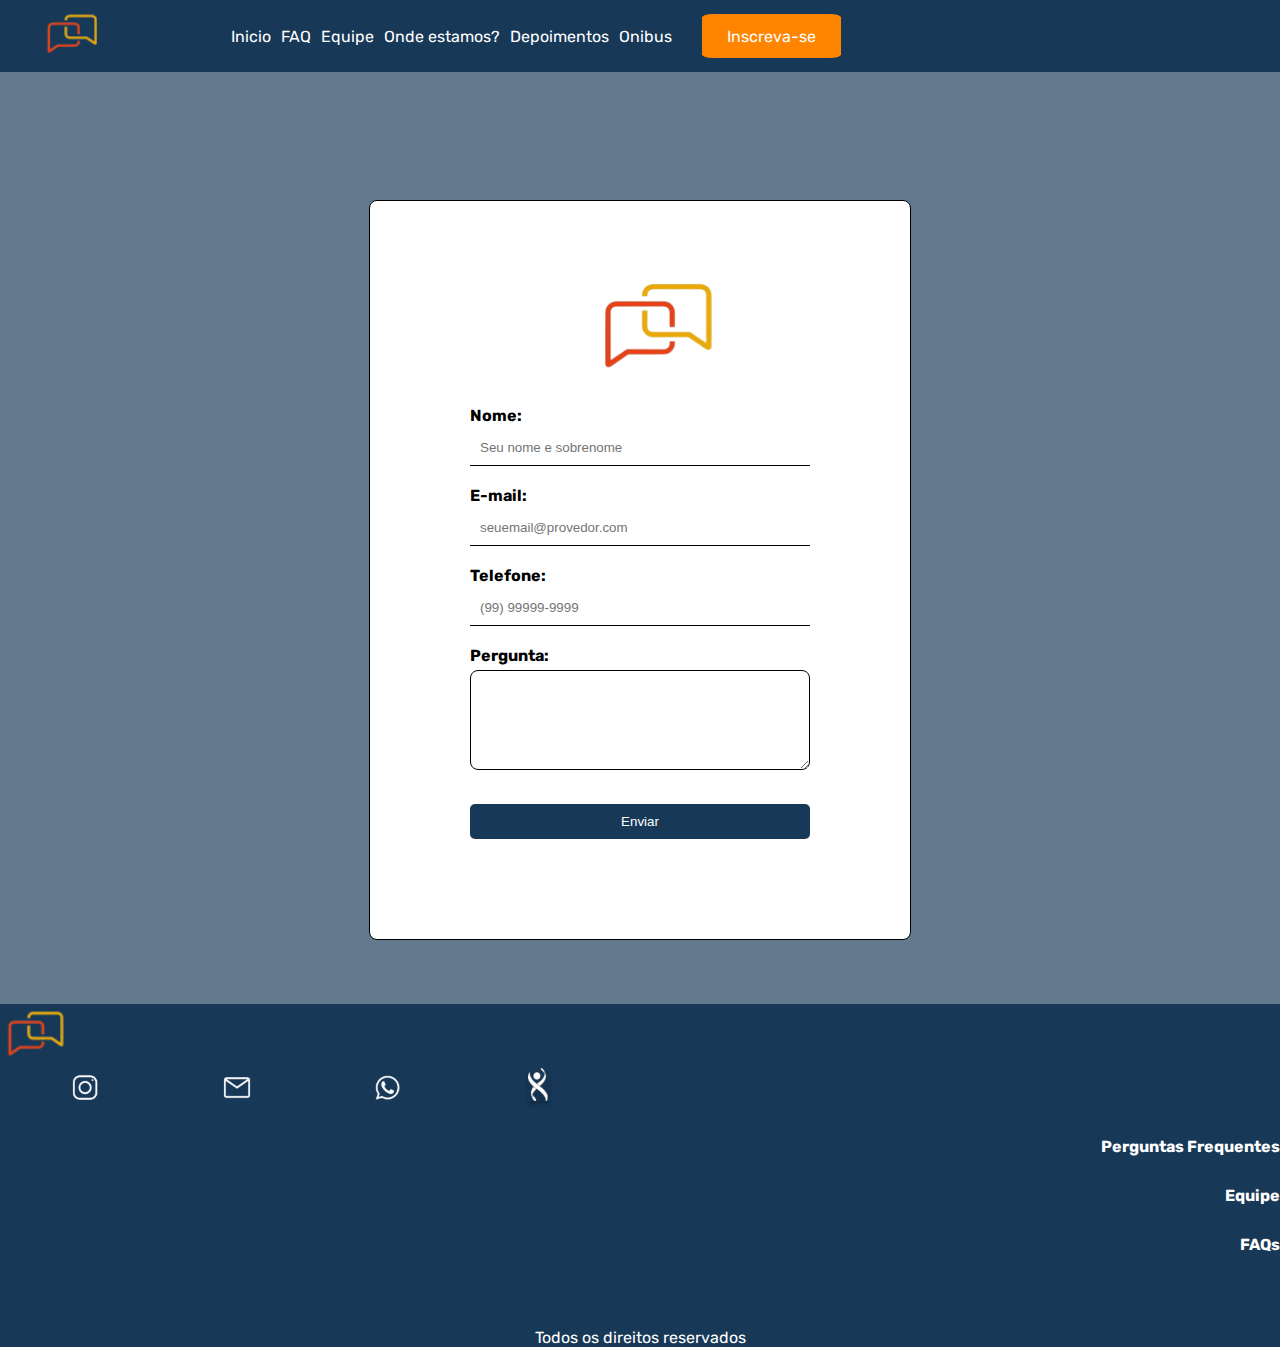
<file: LCL-v2.0/moreQuestion.html>
<!DOCTYPE html>
<html lang="en">
<head>
    <meta charset="UTF-8">
    <meta http-equiv="X-UA-Compatible" content="IE=edge">
    <meta name="viewport" content="width=device-width, initial-scale=1.0">
    <link rel="shortcut icon" href="./assets/img/logo.png" type="image/x-icon">
    <link rel="stylesheet" href="./assets/css/style.css">
    <link rel="stylesheet" href="./assets/css/moreQuestion.css">
    <title>Centro de Linguas</title>
</head>
<body>
    <header>
        <div id="mobile_menu">
            <a href="./index.html" class="logo"><img src="assets/img/logo.png" alt="logo centro de linguas"></a>
            <div class="button-menu">
                <button id="botaoMenu">
                    <img src="assets/img/menu.png" alt="menu icon">
                </button>
            </div>
        </div>
        <div id="menu">
            <button id="botaoClose">
                <img src="./assets/img/menu_img/x.png" alt="close">
            </button>
                <ul>
                    <li>
                        <a class="menu-text" href="#welcome-section" onclick="toggleMenu()"><img class="menu-icon" src="./assets/img/menu_img/home.png" alt="home icon">Página Inicial</a>
                    </li>
                    <li>
                        <a class="menu-text" href="#faq" onclick="toggleMenu()"><img class="menu-icon" src="./assets/img/menu_img/question.png" alt="interrogation icon">FAQ</a>
                    </li>
                    <li>
                        <a class="menu-text" href="#" onclick="toggleMenu()"><img class="menu-icon" src="./assets/img/menu_img/game.png" alt="controll icon">Quiz</a>
                    </li>
                    <li>
                        <a class="menu-text" href="#" onclick="toggleMenu()"><img class="menu-icon" src="./assets/img/menu_img/equipe.svg" alt="equipe icon">Equipe</a>
                    </li>
                    <li>
                        <a class="menu-text" href="#" onclick="toggleMenu()"><img class="menu-icon" src="./assets/img/menu_img/bus.svg" alt="equipe icon">Horários de Onibus</a>
                    </li>
                    <li>
                        <a class="menu-text" href="#" onclick="toggleMenu()"><img class="menu-icon" src="./assets/img/menu_img/loc.svg" alt="equipe icon">Localização</a>
                    </li>
                    <li>
                        <a class="menu-text" href="#" onclick="toggleMenu()"><img class="menu-icon" src="./assets/img/menu_img/increverse.png" alt="hand icon">Inscreva-se</a>  
                    </li>
                </ul>
            </div>
        <nav class="menu_desktop">
            <div class="conteudo">
                <a href="./index.html" class="logo"><img src="assets/img/logo.png" alt="logo centro de linguas"></a>
            <ul>
                <li>
                    <a href="#">Inicio</a>
                </li>
                <li>
                    <a href="#">FAQ</a>
                </li>
                <li>
                    <a href="#">Equipe</a>
                </li>
                <li>
                    <a href="#">Onde estamos?</a>
                </li>
                <li>
                    <a href="#">Depoimentos</a>
                </li>
                <li>
                    <a href="#">Onibus</a>
                </li>
            </ul>
            <a href="#" type="button">Inscreva-se</a>
            </div>
            
        </nav>
    </header>

    <main>
        <div class="tittle">
            <p>Sobrou alguma</p>
            <p>dúvida?</p>
        </div>

        <div class="form_overlay">
            <form action="">
                <img src="./assets/img/logo.svg" alt="logo">
                <div class="form-group">
                    <label for="name">Nome:</label>
                    <input type="text" id="name" name="name" placeholder="Seu nome e sobrenome" required>
                </div>
                <div class="form-group">
                    <label for="email">E-mail:</label>
                    <input type="email" id="email" name="email" placeholder="seuemail@provedor.com" required>
                </div>
                <div class="form-group">
                    <label for="tel">Telefone:</label>
                    <input type="tel" id="tel" name="tel" placeholder="(99) 99999-9999" required>
                </div>
                <div class="form-group">
                    <label for="pergunta">Pergunta:</label>
                    <textarea name="pergunta" id="question" required cols="30" rows="10"></textarea>
                </div>
                <input type="submit" value="Enviar">
            </form>
        </div>
    </main>
    <footer id="footer">
        <div class="content">
            <div class="logo">
                <img src="./assets/img/logo.png" alt="logoCL">
            </div>
            <div class="social_midia">
                <a href="#"><img src="assets/img/footer_img/instagram.svg" alt="instalogo"></a>
                <a href="#"><img src="assets/img/footer_img/email.svg" alt="email"></a>
                <a href="#"><img src="assets/img/footer_img/wpp.svg" alt="whatsapp"></a>
                <a href="#"><img src="assets/img/footer_img/bpk.svg" alt="biopark logo"></a>
            </div>
            <div class="links">
                <a href="#">Perguntas Frequentes</a>
                <a href="#">Equipe</a>
                <a href="#">FAQs</a>
            </div>
            <div class="mapa">
                <iframe src="https://www.google.com/maps/embed?pb=!1m18!1m12!1m3!1d3627.1968701314686!2d-53.712804885001994!3d-24.616898684169367!2m3!1f0!2f0!3f0!3m2!1i1024!2i768!4f13.1!3m3!1m2!1s0x94f3bd3658fec82d%3A0x9298e43c320c4a86!2zQmlvcGFyayBFZHVjYcOnw6Nv!5e0!3m2!1spt-BR!2sbr!4v1685503567579!5m2!1spt-BR!2sbr" width="600" height="450" style="border:0;" allowfullscreen="" loading="lazy" referrerpolicy="no-referrer-when-downgrade"></iframe> 
            </div>
            <p class="reserved">Todos os direitos reservados</p>
        </div>

    </footer>

    <script src="./assets/script/main.js"></script>
</body>
</html>
</file>
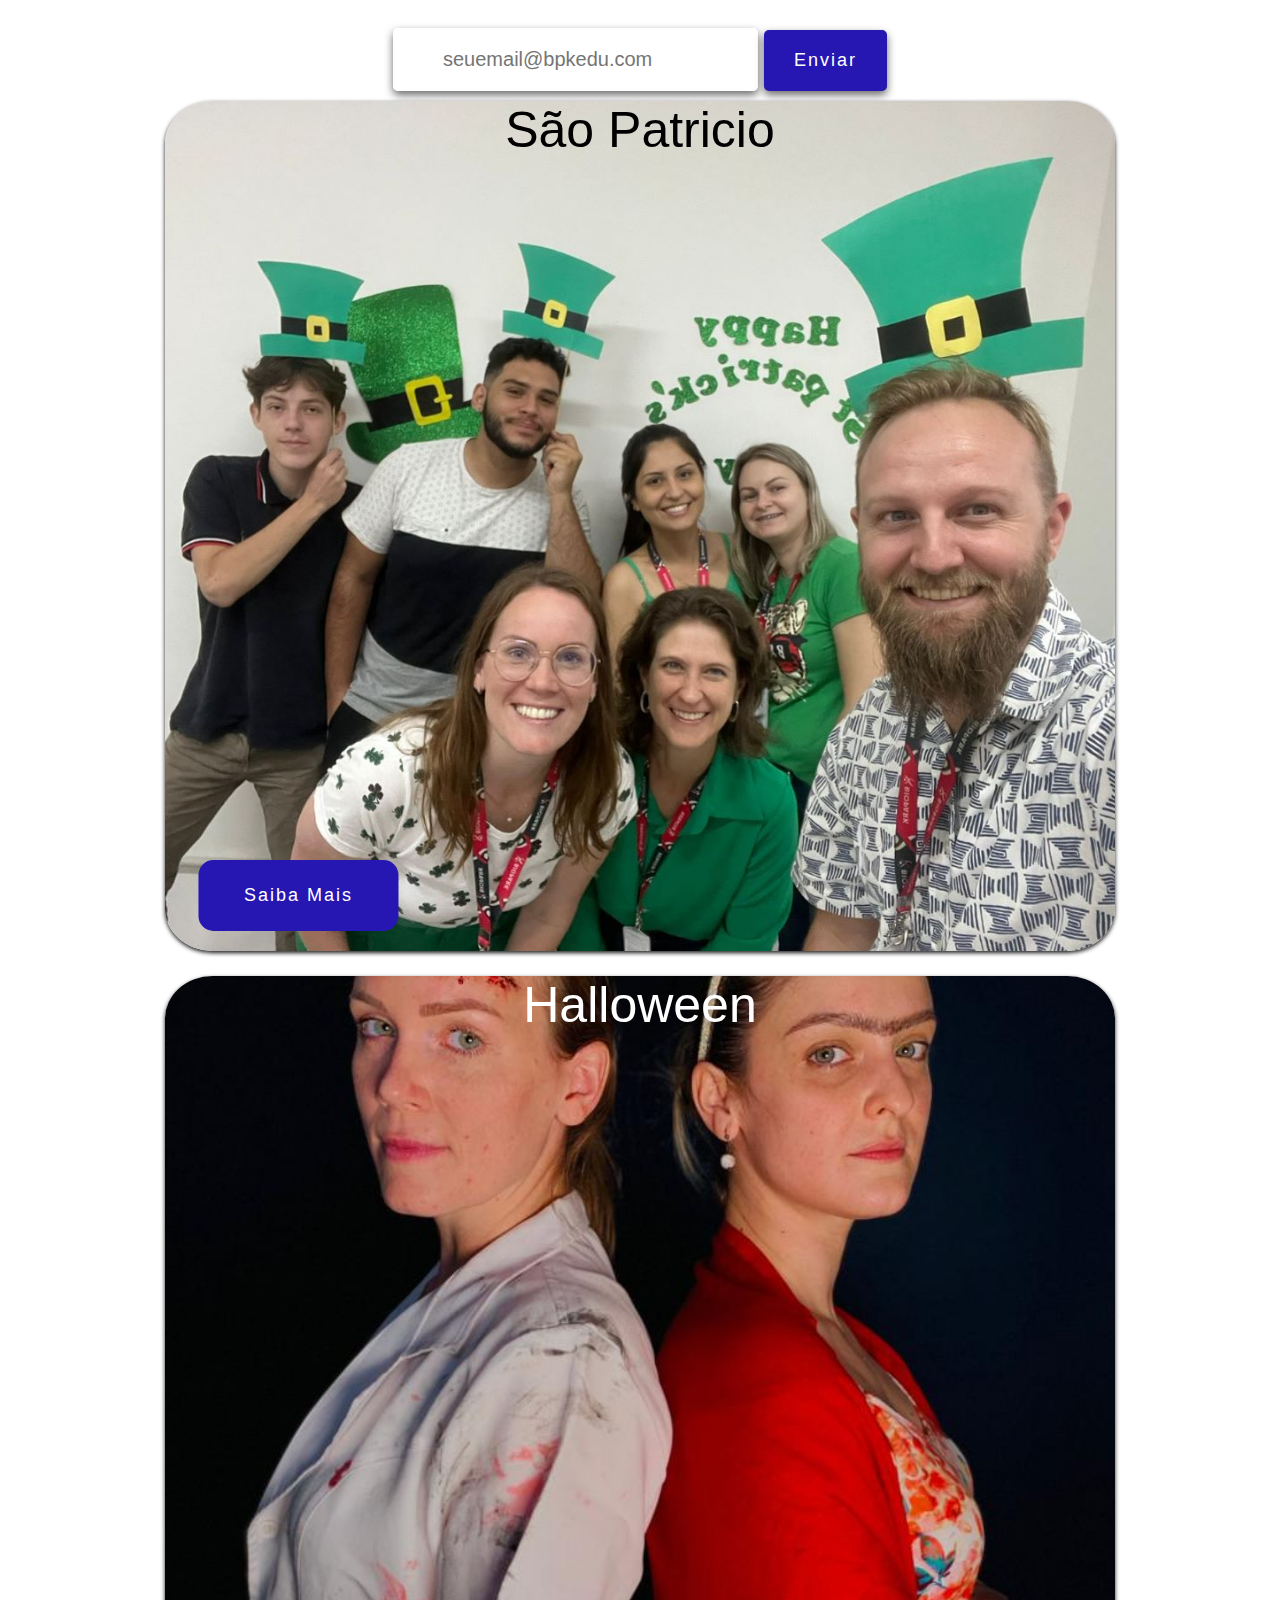
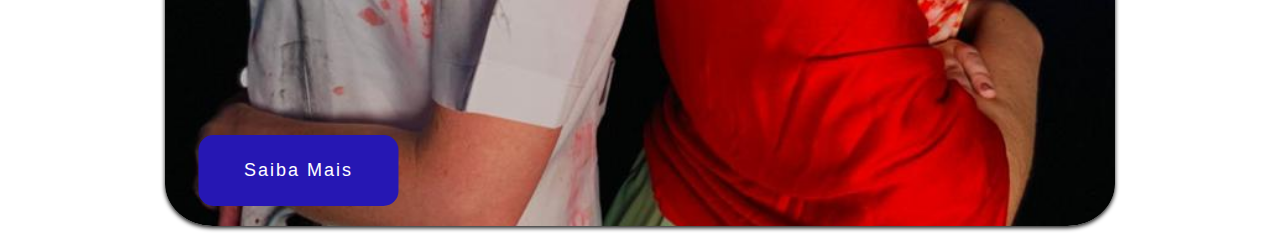
<file: pages/eventos.html>
<!DOCTYPE html>
<html lang="pt-br">
<head>
    <meta charset="UTF-8">
    <meta name="viewport" content="width=device-width, initial-scale=1.0">
    <link rel="stylesheet" href="eventos.css" class="css">
    <title>Eventos</title>
</head>
<body>
    <div id="container">
        <div id="buttons">
        <input placeholder="seuemail@bpkedu.com" type="email" name="email" id="email">
        <button>Enviar</button>
        </div>
        <div class="noticia" id="noticia1">São Patricio
            <input class="eventoexp" type="button" value="Saiba Mais">
        </div>
        <div class="noticia" id="noticia2">Halloween
            <div class="eventoexp">Saiba Mais</div>
        </div>
    </div>

</body>
    
</body>
</html>
</file>
<file: assets/css/style.css>
/*======GERAL======*/

@import url('https://fonts.googleapis.com/css2?family=Rubik:wght@300;400;500;600;700;800;900&display=swap');

* {
    margin: 0;
    padding: 0;
    box-sizing: border-box;
    overflow-x: hidden;
    scroll-behavior: smooth;
}

:root {
    --azul-escuro: #173857;
    --laranja: #ff8400;
    --preto: #000000;
    --branco: #FFFFFF;
}

    body {
        font-family: 'Rubik', sans-serif;
    }

    
    /*======HEADER======*/
    header #mobile_menu {
        display: flex;
        justify-content: space-between;
        align-items: center;
        background-color: var(--azul-escuro);
        height: 8vh;
        width: 100vw;
        z-index: 999;
    
    }
    
    header #mobile_menu.onScroll {
        position: fixed;
        background-color: #173857;
        transition: all 0.2s ease;
        height: 7vh;
        top: -1px;
        width: 100vw;
        overflow-y: hidden;
    }

    #menu a {
        text-decoration: none;
        color: var(--branco);
    }

    #botaoMenu {
        background-color: transparent;
        border: none;
    }

    #botaoClose {
        position: fixed;
        background-color: transparent;
        border: none;
        top: 10px;
        right: 10px;
    }

    #botaoClose img{
        width: 18px;
    }

    #menu {
        display: none;
        text-align: center;
        align-items: center;
        justify-content: center;
        height: 0vh;
        transform: translateY(-200%);
        animation: menu_aparecendo 1s ease;
    }

    #menu ul {
        list-style-type: none;
        display: block;
    }

    #menu ul li {
        padding: 10px 0;
    }

    #menu ul li .menu-text{
        display: flex;
        align-items: center;
        justify-content: center;
    }

    #mobile_menu.menu_on {
        display: none;
    }

    #menu.ativa {
        overflow: hidden;
        position: fixed;
        display: flex;
        height: 100vh;
        width: 100%;
        transform: translateY(0%);
        background-color: #165188;
        opacity: 0.95;
        animation: menu_aparecendo 1s ease;
        text-align: center;
        z-index: 9999;
    }

    .menu_desktop {
        display: none;
    }

    @keyframes menu_aparecendo {
        from {
            height: 0vh;
            transform: translateY(-100px);
        }
        to {
            transform: translateY(normal);
            height: 100vh;
            background-color: #165188;
            opacity: 0.95;
        }
    }
        /* Home page section */

#welcome-section {
    text-align: center;
    padding: 40px;
}

#welcome-section img{
    padding: 10px;
}

        /* Cursos ofertados section  */

#cursos-ofertados-section h1{
    text-align: center;
    display: flex;
    justify-content: center;
    align-items: center;
    height: 90px;
}

#cards-container {
    display: flex;
    flex-direction: column;
    align-items: center;
}
.card-curso {
    display: flex;
    width: 327px;
    height: 140px;
    background-size: cover;
    margin: 5px;
    font-size: 48px;
    font-weight: bold;
    color: #FFFFFF;
    text-shadow: 0.1em 0.1em 0.2em black;
    align-items: center;
    justify-content: center;
}

.card-curso:hover{
    transition: transform 0.5seg;
    transform: scale(1.05);
}

#ingles {
    background-image: url(img_css/card_cursos/inglaterra.png);

}

#espanhol {
    background-image: url(img_css/card_cursos/barcelona.png);
}

#frances {
    background: url(img_css/card_cursos/paris.png);
}

#portugues {
    background: url(img_css/card_cursos/riodejaneiro.png);
}

       /* Depoimentos section */

#depoimentos h1 {
    text-align: center;
    font-size: 20pt;
}

#h1-depoimentos{
    padding-top: 20px;
}

#depoimentos h1 strong{
    color: var(--azul-escuro);
}

#depoimentos span h1::before, #depoimentos span h1::after {
    content: "";
    background-color: rgb(211, 211, 211);
    display: inline-block;
    height: 1px;
    width: 6em;
    vertical-align: middle;
    margin-left: 1em;
    margin-right: 1em;
}

#depoimentos span h1::before {
    right: 0.5em;
    margin-left: -50%;
}

#depoimentos span h1::after {
    left: 0.5em;
    margin-right: -50%;
}

    /*********** CARROSSEL ***********/

.carrossel{
    width: 100%;
}
.container {
  position: relative;
  align-self: center;
  content: 15px;
  padding: 15px;
  width: 90%;
  margin: 0 auto;
  column-gap: 100px;
  border-radius: 4%;
  display: flex;
  justify-content: space-around;
}

.gallery-wrapper {
  overflow-x: hidden;
  display: flex;
  flex-flow: row nowrap;
}

.arrow-left,
.arrow-right {
  position: absolute;
  
  top: 0;
  left: 0;
  right: auto;
  bottom: 0;
  font-size: 20px;
  line-height: 250px;
  width: 40px;
  color: #777777;
  transition: all 600ms ease-in-out;
  background: linear-gradient(to left, transparent 1%, rgba(0, 0, 0, 0.123));
  opacity: 0.1;
  cursor: pointer;
  border: 0;
}

.arrow-left:hover,
.arrow-right:hover {
  opacity: 1;
}

.arrow-right {
  right: 0;
  left: auto;
  text-align: right;
  background: linear-gradient(to right, transparent 1%, rgba(0, 0, 0, 0.123));
}

.gallery {
  display: flex;
  flex-flow: row nowrap;
}

.item {
  width: 250px;
  height: 300px;
  flex-shrink: 0;
  transition: all 600ms ease-in-out;
  align-items: center;
  margin-left: 2em;
  margin-right: 2em;
}

.carrosselAvatar{
    display: flex;
    flex-direction: column;
    align-items: center;
    padding-top: 50px;
}

.carrosselAvatar img{
    width: 100px;
    height: 100px;
    background: url(img_css/card_cursos/Ellipse\ 1.png);
}

.carrosselAvatar p{
    color: #ff8400;
    padding: 20px;
}

/*===COMO APRENDE===*/

.como_aprende {
    display: grid;
    grid-template-columns: auto;
    text-align: center;
    margin-top: 50px;
    background-color: #F8F8F8;
}

.como_aprende h1 {
    margin-bottom: 50px;
}

.como_aprende h1 strong {
    color:#173857;
}

.cardHow {
    align-items: center;
    display: flex;
    flex-direction: column;
    margin-top: 10px;
    text-align: center;
    padding: 0 20px;
}

.cardHow img {
    margin-bottom: 10px;
    width: 70px;
    height: 70px;
}

.cardHow h3 {
    margin-bottom: 5px;
}

.cardHow p {
    margin-bottom: 10px;
}

/*==== NOSSA EQUIPE ====*/
#equipe {
    text-align: center;
    width: 100vw;
    overflow-y: hidden;
    height: 100%;
}

#equipe .tittle {
    margin: 3.125rem 0 3.125rem 0;
}

#equipe .tittle h1 {
    font-weight: normal;
}

#equipe .tittle strong {
    color: var(--azul-escuro);
}

#equipe .card-a,
#equipe .card-b {
    display: grid;
    height: 30vh;
    margin-bottom: 25px;
}

#equipe .card-a {
    grid-template-areas: 'col-img col-text';
}

#equipe .card-b {
    grid-template-areas: 'col-text col-img';
}

#equipe .card-a .card-img,
#equipe .card-b .card-img {
    grid-area: col-img;
}

#equipe .card-a .card_content,
#equipe .card-b .card_content {
    grid-area: col-text;
    display: flex;
    flex-direction: column;
    align-items: flex-start;
    margin-right: 20px;
}

#equipe .card-a .card_content {
    padding-left: 5%;
}

#equipe .card-b .card_content {
    padding-left: 5%;
}

#equipe .card-a .card_content .card_tittle h2,
#equipe .card-b .card_content .card_tittle h2{
    font-size: 20px;
    color: var(--laranja);
}

#equipe .card-a .card_content .card_text h3,
#equipe .card-b .card_content .card_text h3{
    font-size: 12px;
    text-align: justify;
    font-weight: normal;
}

#equipe .card_img img {
    width: 45vw;
    height: 25vh;
}

/*===FAQs===*/

#faq {
    display: flex;
    flex-direction: column;
    align-items: center;
}

#faq a {
    margin-top: 15px;
    color: black;
}

#faq .tittle {
    margin: 3rem 0;
    color: var(--azul-escuro);
}

#faq .faq {
    margin: 0 1rem;
    padding: 1rem;
    border-top: 1px solid #d0d0d0;
    border-bottom: 1px solid #D0D0D0;
    cursor: pointer;
}

#faq .question {
    display: flex;
    justify-content: space-between;
    align-items: center;
}

#faq .question h3 {
    font-size: 20px;
    font-weight: normal;
}

#faq .answer {
    max-height: 0;
    overflow: hidden;
    transition: max-height 0.5s ease;
}

#faq .answer p{
    padding: 1rem 0 0 0;
}

#faq .faq.active .answer {
    max-height: 300px;
}

/*===LOCALIZAÇÃO===*/

#localizado{
    background-color: #f8f8f8;
    display: flex;
    flex-direction: column;
    margin-top: 10%;
    justify-content: center;
    align-items: center;
    text-align: center;
}

#localizado h1 {
    margin: 20px 0;
    font-weight: normal;
}

#localizado h1 strong {
    color: var(--azul-escuro);
}

.mapa{
    margin-left: auto;
    margin-right: auto;
    width: 90%;
    height: 12.5rem;
    background: black;
    border-radius: 8px;
    border: #004c94 solid;
    
}

.mapa iframe{
    width: 100%;
    height: 100%;
    border-radius: 8px;

}

.texto1{
    text-align: center;
    color: #004c94;
    margin-top: 20px;

}

.texto2{
    text-align: center;
    margin-top: 10px;
    
}

#footer .mapa {
    display: none;
}

/*===FOOTER===*/

#footer {
    overflow: hidden;
    margin-top: 20px;
    background-color: var(--azul-escuro);
    
}

#footer .content {
    display: grid;
    grid-template-areas: 'logo links'
    'social_midia links'
    'reserved reserved';
    overflow-y: hidden;
}

#footer .logo {
    grid-area: logo;
    margin-top: 10% 0 10px 0;
}

#footer .logo img {
    width: 70px;
    height: 60px;
}

#footer .social_midia {
    display: flex;
    grid-area: social_midia;
    flex-direction: row;
    margin: 0 0 35% 10px;
    justify-content: space-around;
    align-items: center;
}

#footer .links {
    display: flex;
    flex-direction: column;
    grid-area: links;
    text-align: right;
    font-weight: 700;
    margin-top: 20%;
    height: 70%;
    overflow-y: hidden;
}

#footer .links a {
    font-size: 16px;
    text-align: end;
    padding: 0 0 30px 0;
    color: var(--branco);
    text-decoration: none;
    overflow-y: hidden;
}

#footer .reserved {
    grid-area: reserved;
    color: var(--branco);
    display: flex;
    justify-content: center;
}

/*VERSÃO TABLET - Editar usando ipad air*/

@media screen and (max-width: 1280px) and (min-width: 768px) {
    #mobile_menu {
        display: none;
    }
}

/*VERSÃO DESKTOP*/

@media screen and (min-width: 1300px) {

    header #mobile_menu{
        display: none;
    }
    .menu_desktop {
        display: flex;
        position: fixed;
        background-color: #173857;
        align-items: center;
        height: 10vh;
        width: 100%;
        font-size: larger;
        z-index: 99999;
    }

    .conteudo {
        justify-content: center;
        display: flex;
        flex-direction: row;
        background-color: #173857;
        align-items: center;
        height: 10vh;
        width: 100%;
    }
    
    .menu_desktop img{
        width: 110%;
        align-self: center;
    }

    .menu_desktop ul {
        margin-left: 60px;
        display: flex;
        align-items: center;
        justify-content: space-between;
    }

    .menu_desktop ul li {
        margin-left: 30px;
        transition: all 1s;
    }

    .conteudo ul li:hover{
        color: var(--laranja);
        transform: scale(1.01);
    }

    .conteudo ul li a:hover {
        color: #ff8400;
    }

    .conteudo ul li a {
        transition: all 0.4s ease;
    }


    a[type='button']{
        text-decoration: none;
        color: #FFF;
        margin-left: 100px;
        background-color: #ff8400;
        padding: 1% 2%;
        border-radius: 8%;
        transition: all 0.4s ease;
    }

    a[type='button']:hover{
        transform: scale(1.1);
        background-color: #2b659c;
    }

    .menu_desktop ul li a{
        text-decoration: none;
        color: var(--branco);
    }

    #welcome-section {
        background: url(../img/homepage.png);
        background-repeat: no-repeat;
        background-position: center;
        background-size: cover;
        display: flex;
        align-items: center;
        justify-content: center;
        height: 60vh;
        overflow-y: hidden;
    }
    
    #welcome-card{
        justify-content: center;
        height: 17em;
        width: 20em;
        border-radius: 15%;
        background-color: rgba(255, 255, 255, 0.568);
        padding: 1em;
        box-shadow: 4px 4px rgba(58, 58, 58, 0.651);
    }

    #cursos-ofertados-section{
        background-color: var(--azul-escuro);
        height: 80vh;
        margin: 0.6em;
        border-radius: 10px;
        display: flex;
        flex-direction: column;
        align-items: center;
    }
    
    #cursos-ofertados-section h1{
        font-size: 2em;
        color: var(--laranja);
    }

    #cursos-ofertados-section hr{
        width: 60%;
        color: var(--laranja);
    }

    #cards-container {
        display: grid;
        grid-template-columns: 1fr 1fr;
        justify-items: center;
        width: 80%;
        height: 29em;
        column-gap: 2em;
        row-gap: 2em;
        margin-top: 2em;
    }

    .card-curso{
        transform: scale(1.3);
    }

    .card-curso:hover{
        transition: transform 0.5seg;
        transform: scale(1.35);
    }
    
    
    #como_aprende h1 {
        margin-top: 30px;
        font-size: 48px;
    }

    #como_aprende .cards{
        display: flex;
        flex-direction: row;
    }

    #como_aprende .cards .cardHow {
        width: 50vw;
        height: 30vh;
    }
    
    #como_aprende .cards .cardHow {
        text-align: center;
        font-size: 16px;
    }

    #equipe .tittle h1 {
        font-size: 48px;
    }

    .content-equipe {
        display: flex;
        flex-direction: row;
        justify-content: space-around;
    }

    #equipe .card-a,
    #equipe .card-b{
        display: flex;
        flex-direction: column;
        width: 350px;
        height: 600px;
    }

    #equipe .card-a .card_content,
    #equipe .card-b .card_content {
        grid-area: col-text;
        display: flex;
        flex-direction: column;
        align-items: center;
        margin-right: 0px;
    }

    #equipe .card_img img{
        width: 350px;
        height: 325px;
    }
    
    #equipe .card-a .card_content .card_text h3,
    #equipe .card-b .card_content .card_text h3{
        font-size: 20px;
    }

    #faq {
        margin-bottom: 6%;
    }

    #faq .tittle{
        font-size: 48px;
    }
    
    #faq .question h3 {
        font-size: 30px;
    }

    #faq a {
        font-size: 20px;
    }

    #faq .answer p {
        font-size: 25px;
    }

    #footer {
        margin-top: 0;
        height: 30vh;
        grid-template-areas: 'logo link mapa'
        'logo link mapa'
        'logo link mapa';
    }

    #footer .logo img {
        position: relative;
        left: 165px;
        margin-bottom: 20px;
    }

    #footer .logo::after {
        position: relative;
        content: "Centro de Línguas";
        color: #ff8400;
        text-align: center;
        font-size: 26px;
        left: 20px;
    }

    #footer .social_midia {
        justify-content: initial;
        margin-left: 7%;
    }

    #footer .social_midia a {
        margin-top: 5%;
        margin-left: 3%;
    }

    #footer .social_midia img {
        width: 30px;
    }

    #footer .links {
        display: flex;
        position: relative;
        flex-direction: column;
        grid-area: links;
        text-align: right;
        font-weight: 700;
        height: 70%;
        overflow-y: hidden;
        bottom: 50px;
        right: 100px;
    }

    #footer .links a {
        font-size: 16px;
        text-align: end;
        padding: 0 0 30px 0;
        color: var(--branco);
        text-decoration: none;
        overflow-y: hidden;
    }

    #footer .mapa {
        display: block;
        position: relative;
        left: 45%;
        bottom: 225%;
    }

    #localizado {
        display: none;
    }
    
}
</file>
<file: LCL-v2.0/assets/css/style.css>
/*======GERAL======*/

@import url('https://fonts.googleapis.com/css2?family=Rubik:wght@300;400;500;600;700;800;900&display=swap');

* {
    margin: 0;
    padding: 0;
    box-sizing: border-box;
    overflow-x: hidden;
}

:root {
    --azul-escuro: #173857;
    --laranja: #ff8400;
    --preto: #000000;
    --branco: #FFFFFF;
}

    body {
        font-family: 'Rubik', sans-serif;
    }

    body, header {
        align-self: center;
    }
    
    /*======HEADER======*/
    header #mobile_menu {
        position: initial;
        display: flex;
        justify-content: space-between;
        align-items: center;
        background-color: var(--azul-escuro);
        height: 8vh;
        width: 56.2vh;
        z-index: 999;
    
    }
    
    header #mobile_menu.onScroll {
        position: fixed;
        background-color: #173857;
        transition: all 0.2s ease;
        height: 7vh;
        top: -1px;
        width: 100vw;
        overflow-y: hidden;
    }

    #menu a {
        text-decoration: none;
        color: var(--branco);
    }

    #botaoMenu {
        background-color: transparent;
        border: none;
    }

    #botaoClose {
        position: fixed;
        background-color: transparent;
        border: none;
        top: 10px;
        right: 10px;
    }

    #botaoClose img{
        width: 18px;
    }

    #menu {
        display: none;
        text-align: center;
        align-items: center;
        justify-content: center;
        height: 0vh;
        transform: translateY(-200%);
        animation: menu_aparecendo 1s ease;
    }

    #menu ul {
        list-style-type: none;
        display: block;
    }

    #menu ul li {
        padding: 10px 0;
    }

    #menu ul li .menu-text{
        display: flex;
        align-items: center;
        justify-content: center;
    }

    #mobile_menu.menu_on {
        display: none;
    }

    #menu.ativa {
        overflow: hidden;
        position: fixed;
        display: flex;
        height: 100vh;
        width: 100%;
        transform: translateY(0%);
        background-color: #165188;
        opacity: 0.95;
        animation: menu_aparecendo 1s ease;
        text-align: center;
        z-index: 9999;
    }

    @keyframes menu_aparecendo {
        from {
            height: 0vh;
            transform: translateY(-100px);
        }
        to {
            transform: translateY(normal);
            height: 100vh;
            background-color: #165188;
            opacity: 0.95;
        }
    }
        /* Home page section */

#welcome-section {
    text-align: center;
    padding: 40px;
}

#welcome-section img{
    padding: 10px;
}

        /* Cursos ofertados section  */

#cursos-ofertados-section h1{
    text-align: center;
    padding-bottom: 20px;
    padding-top: 40px;
}

#cards-container {
    display: flex;
    flex-direction: column;
    align-items: center;
}
.card-curso {
    display: flex;
    width: 327px;
    height: 140px;
    background-size: cover;
    margin: 5px;
    font-size: 48px;
    font-weight: bold;
    color: #FFFFFF;
    text-shadow: 0.1em 0.1em 0.2em black;
    align-items: center;
    justify-content: center;
}

.card-curso:hover{
    transition: transform 0.5seg;
    transform: scale(1.05);
}

#ingles {
    background-image: url(img_css/card_cursos/inglaterra.png);

}

#espanhol {
    background-image: url(img_css/card_cursos/barcelona.png);
}

#frances {
    background: url(img_css/card_cursos/paris.png);
}

#portugues {
    background: url(img_css/card_cursos/riodejaneiro.png);
}

       /* Depoimentos section */

#depoimentos h1 {
    text-align: center;
    font-size: 20pt;
}

#h1-depoimentos{
    padding-top: 20px;
}

#depoimentos h1 strong{
    color: var(--azul-escuro);
}

#depoimentos span h1::before, #depoimentos span h1::after {
    content: "";
    background-color: rgb(211, 211, 211);
    display: inline-block;
    height: 1px;
    width: 6em;
    vertical-align: middle;
    margin-left: 1em;
    margin-right: 1em;
}

#depoimentos span h1::before {
    right: 0.5em;
    margin-left: -50%;
}

#depoimentos span h1::after {
    left: 0.5em;
    margin-right: -50%;
}

    /*********** CARROSSEL ***********/

.carrossel{
    width: 100%;
}
.container {
  position: relative;
  align-self: center;
  content: 15px;
  padding: 15px;
  width: 90%;
  margin: 0 auto;
  column-gap: 100px;
  border-radius: 4%;
  display: flex;
  justify-content: space-around;
}

.gallery-wrapper {
  overflow-x: hidden;
  display: flex;
  flex-flow: row nowrap;
}

.arrow-left,
.arrow-right {
  position: absolute;
  
  top: 0;
  left: 0;
  right: auto;
  bottom: 0;
  font-size: 20px;
  line-height: 250px;
  width: 40px;
  color: #777777;
  transition: all 600ms ease-in-out;
  background: linear-gradient(to left, transparent 1%, rgba(0, 0, 0, 0.123));
  opacity: 0.1;
  cursor: pointer;
  border: 0;
}

.arrow-left:hover,
.arrow-right:hover {
  opacity: 1;
}

.arrow-right {
  right: 0;
  left: auto;
  text-align: right;
  background: linear-gradient(to right, transparent 1%, rgba(0, 0, 0, 0.123));
}

.gallery {
  display: flex;
  flex-flow: row nowrap;
}

.item {
  width: 250px;
  height: 300px;
  flex-shrink: 0;
  transition: all 600ms ease-in-out;
  align-items: center;
  margin-left: 2em;
  margin-right: 2em;
}

.carrosselAvatar{
    display: flex;
    flex-direction: column;
    align-items: center;
    padding-top: 50px;
}

.carrosselAvatar img{
    width: 100px;
    height: 100px;
    background: url(img_css/card_cursos/Ellipse\ 1.png);
}

.carrosselAvatar p{
    color: #ff8400;
    padding: 20px;
}

/*===COMO APRENDE===*/

.como_aprende {
    display: grid;
    grid-template-columns: auto;
    text-align: center;
    margin-top: 50px;
    background-color: #F8F8F8;
}

.como_aprende h1 {
    margin-bottom: 50px;
}

.como_aprende h1 strong {
    color:#173857;
}

.cardHow {
    align-items: center;
    display: flex;
    flex-direction: column;
    margin-top: 10px;
    text-align: center;
    padding: 0 20px;
}

.cardHow img {
    margin-bottom: 10px;
    width: 70px;
    height: 70px;
}

.cardHow h3 {
    margin-bottom: 5px;
}

.cardHow p {
    margin-bottom: 10px;
}

/*==== NOSSA EQUIPE ====*/
#equipe {
    text-align: center;
}

#equipe .tittle {
    margin: 3.125rem 0 3.125rem 0;
}

#equipe .tittle h1 {
    font-weight: normal;
}

#equipe .tittle strong {
    color: var(--azul-escuro);
}

#equipe .card-a,
#equipe .card-b {
    display: grid;
    margin-bottom: 1.25rem;
}

#equipe .card-a {
    grid-template-areas: 'col-img col-text';
}

#equipe .card-b {
    grid-template-areas: 'col-text col-img';
}

#equipe .card-a .card-img,
#equipe .card-b .card-img {
    grid-area: col-img;
}

#equipe .card-a .card_content,
#equipe .card-b .card_content {
    grid-area: col-text;
    display: flex;
    flex-direction: column;
    align-items: flex-start;
}

#equipe .card-b .card_content {
    padding-left: 5%;
}

#equipe .card-a .card_content .card_tittle h2,
#equipe .card-b .card_content .card_tittle h2{
    font-size: 20px;
    color: var(--laranja);
}

#equipe .card-a .card_content .card_text h3,
#equipe .card-b .card_content .card_text h3{
    font-size: 16px;
    text-align: justify;
    font-weight: normal;
}

/*===FAQs===*/

#faq {
    display: flex;
    flex-direction: column;
    align-items: center;
}

#faq a {
    margin-top: 15px;
    color: black;
}

#faq .tittle {
    margin: 3rem 0;
    color: var(--azul-escuro);
}

#faq .faq {
    margin: 0 1rem;
    padding: 1rem;
    border-top: 1px solid #d0d0d0;
    border-bottom: 1px solid #D0D0D0;
    cursor: pointer;
}

#faq .question {
    display: flex;
    justify-content: space-between;
    align-items: center;
}

#faq .question h3 {
    font-size: 20px;
    font-weight: normal;
}

#faq .answer {
    max-height: 0;
    overflow: hidden;
    transition: max-height 0.5s ease;
}

#faq .answer p{
    padding: 1rem 0 0 0;
}

#faq .faq.active .answer {
    max-height: 300px;
}

/*===LOCALIZAÇÃO===*/

#localizado{
    background-color: #f8f8f8;
    display: flex;
    flex-direction: column;
    margin-top: 10%;
    justify-content: center;
    align-items: center;
    text-align: center;
}

#localizado h1 {
    margin: 20px 0;
    font-weight: normal;
}

#localizado h1 strong {
    color: var(--azul-escuro);
}

.mapa{
    margin-left: auto;
    margin-right: auto;
    width: 90%;
    height: 12.5rem;
    background: black;
    border-radius: 8px;
    border: #004c94 solid;
    
}

.mapa iframe{
    width: 100%;
    height: 100%;
    border-radius: 8px;

}

.texto1{
    text-align: center;
    color: #004c94;
    margin-top: 20px;

}

.texto2{
    text-align: center;
    margin-top: 10px;
    
}

#footer .mapa {
    display: none;
}

/*===FOOTER===*/

#footer {
    overflow: hidden;
    margin-top: 20px;
    background-color: var(--azul-escuro);
    
}

#footer .content {
    display: grid;
    grid-template-areas: 'logo links'
    'social_midia links'
    'reserved reserved';
    overflow-y: hidden;
}

#footer .logo {
    grid-area: logo;
    margin-top: 10% 0 10px 0;
}

#footer .logo img {
    width: 70px;
    height: 60px;
}

#footer .social_midia {
    display: flex;
    grid-area: social_midia;
    flex-direction: row;
    margin: 0 0 35% 10px;
    justify-content: space-around;
    align-items: center;
}

#footer .links {
    display: flex;
    flex-direction: column;
    grid-area: links;
    text-align: right;
    font-weight: 700;
    margin-top: 20%;
    height: 70%;
    overflow-y: hidden;
}

#footer .links a {
    font-size: 16px;
    text-align: end;
    padding: 0 0 30px 0;
    color: var(--branco);
    text-decoration: none;
    overflow-y: hidden;
}

#footer .reserved {
    grid-area: reserved;
    color: var(--branco);
    display: flex;
    justify-content: center;
}

/*VERSÃO TABLET - Editar usando ipad air*/

@media screen and (max-width: 1280px) and (min-width: 768px) {
    #mobile_menu {
        display: none;
    }
}

/*VERSÃO DESKTOP*/

@media screen and (min-width: 1300px) {

}
</file>
<file: assets/css/moreQuestion.css>
@import url('https://fonts.googleapis.com/css2?family=Rubik:wght@300;400;500;600;700;800;900&display=swap');

* {
    margin: 0;
    padding: 0;
    box-sizing: border-box;
}

:root {
    --azul-escuro: #173857;
    --laranja: #ff8400;
    --preto: #000000;
    --branco: #FFFFFF;

    --z-index-max: 100;
}

body {
    font-family: 'Rubik', sans-serif;
}

.menu_desktop {
    display: none;
}

.tittle {
    background-image: url(../img/newDuvida/background.png);
    background-size: 100%;
    background-repeat: no-repeat;
    color: var(--branco);
    position: relative;
    display: flex;
    flex-direction: column;
    justify-content: center;
    width: 100%;
    height: 12.0625rem;
    top: -1px;
}

.tittle p {
    margin-left: 30px;
    margin-bottom: 7px;
    font-size: 22px;
    font-weight: lighter;
}

.tittle p::before {
    margin-left: 30px;
    content: "";
    position: absolute;
    bottom: 55%;
    left: 0;
    width: 10%;
    height: 1px; /* Ajuste a espessura do sublinhado aqui */
    background-color: #ff8400; /* Ajuste a cor do sublinhado aqui */
}

.form_overlay {
    display: flex;
    justify-content: center;
    height: auto;
    width: auto;
    background-color: #FFF;
    margin-bottom: 20px;
}

.form_overlay img {
    width: 40%;
    height: auto;
    position: relative;
    left: 35%;
    margin-bottom: 10px;
}

.form_overlay form {
    padding: 30px;
    border-radius: 8px;
    z-index: 1;
    border: 1px solid black;
    background-color: #FFF;
}

.form_overlay .form-group {
    margin-bottom: 20px;
}

.form-group label {
    display: block;
    margin-bottom: 5px;
    font-weight: bold;
}

.form_overlay .form-group input,
.form_overlay .form-group textarea {
    width: 100%;
    padding: 10px;
    border: none;
    border-bottom: 1px solid black;
    outline: none;
}

.form_overlay .form-group textarea {
    border-radius: 8px;
    border: 1px solid;
    height: 100px;
}

.form_overlay input[type="submit"]{
    margin-top: 10px;
    width: 100%;
    padding: 10px;
    background-color: #173857;
    color: #FFF;
    border-radius: 5px;
    cursor: pointer;
    outline: none;
    border: none;
}

.form_overlay input[type="submit"]:hover {
    background-color: #173857ab;
}

@media screen and (max-width: 1280px) and (min-width: 768px) {

    .menu_desktop {
        display: flex;
        background-color: #173857;
        align-items: center;
        height: 8vh;
        width: 100%;
    }

    .conteudo {
        margin-left: 40px;
        display: flex;
        flex-direction: row;
        background-color: #173857;
        align-items: center;
        height: 8vh;
        width: 100%;
    }
    
    .menu_desktop img{
        width: 110%;
        align-self: center;
    }

    .menu_desktop ul {
        margin-left: 10%;
        display: flex;
        align-items: center;
    }

    .menu_desktop ul li {
        margin-left: 10px;
    }

    a[type='button']{
        text-decoration: none;
        color: #FFF;
        margin-left: 30px;
        background-color: #ff8400;
        padding: 1% 2%;
        border-radius: 8%;
    }

    .menu_desktop ul li a{
        text-decoration: none;
        color: var(--branco);
    }

    .tittle {
        display: none;
    }

    main {
        background-color: #173857ab;
    }

    .form_overlay {
        background-color: #17385700;
        margin: 10% 0 5% 0;
    } 

    .form_overlay form {
        padding: 100px;     
    }

    .form_overlay img {
        width: 40%;
        bottom: 20px;
    }

    header #mobile_menu {
        display: none;
    }

    #footer {
        margin-top: 0;
    }

}

@media screen and (min-width: 1300px) {

    .menu_desktop {
        display: flex;
        background-color: #173857;
        align-items: center;
        height: 10vh;
        width: 100%;
        font-size: larger;
    }

    .conteudo {
        justify-content: center;
        display: flex;
        flex-direction: row;
        background-color: #173857;
        align-items: center;
        height: 10vh;
        width: 100%;
    }
    
    .menu_desktop img{
        width: 110%;
        align-self: center;
    }

    .menu_desktop ul {
        margin-left: 60px;
        display: flex;
        align-items: center;
        justify-content: space-between;
    }

    .menu_desktop ul li {
        margin-left: 30px;
    }

    a[type='button']{
        text-decoration: none;
        color: #FFF;
        margin-left: 100px;
        background-color: #ff8400;
        padding: 1% 2%;
        border-radius: 8%;
    }

    .menu_desktop ul li a{
        text-decoration: none;
        color: var(--branco);
    }

    .tittle {
        display: none;
    }

    main {
        background-color: #173857ab;
    }

    .form_overlay {
        background-color: #17385700;
        margin: 5% 0 5% 0;
    } 

    .form_overlay form {
        width: 988px;
        height: 999px;
        box-shadow: 4px 4px 10px rgba(0, 0, 0, 0.25);
        padding: 100px;
        font-size: 20px;     
    }

    .form_overlay img {
        width: 40%;
        bottom: 20px;
    }

   .form_overlay input[type = "submit"] {
       position: relative;
       width: 50%;
       height: 10%;
       left: 200px;
    }

    header #mobile_menu {
        display: none;
    }

    #footer {
        margin-top: 0;
        height: 30vh;
        grid-template-areas: 'logo link mapa'
        'logo link mapa'
        'logo link mapa';
    }

    #footer .logo img {
        position: relative;
        left: 20%;
        margin-bottom: 20px;
    }

    #footer .logo::after {
        position: relative;
        content: "Centro de Línguas";
        color: #ff8400;
        text-align: center;
        font-size: 26px;
    }

    #footer .social_midia {
        justify-content: initial;
    }

    #footer .social_midia a {
        margin-top: 5%;
        margin-left: 7%;
    }

    #footer .social_midia img {
        width: 30px;
    }

    #footer .links {
        display: flex;
        position: relative;
        flex-direction: column;
        grid-area: links;
        text-align: right;
        font-weight: 700;
        height: 70%;
        overflow-y: hidden;
        bottom: 50px;
        right: 100px;
    }

    #footer .links a {
        font-size: 16px;
        text-align: end;
        padding: 0 0 30px 0;
        color: var(--branco);
        text-decoration: none;
        overflow-y: hidden;
    }

    #footer .mapa {
        display: block;
        position: relative;
        left: 45%;
        bottom: 225%;
    }
}
</file>
<file: LCL-v2.0/assets/css/moreQuestion.css>
@import url('https://fonts.googleapis.com/css2?family=Rubik:wght@300;400;500;600;700;800;900&display=swap');

* {
    margin: 0;
    padding: 0;
    box-sizing: border-box;
}

:root {
    --azul-escuro: #173857;
    --laranja: #ff8400;
    --preto: #000000;
    --branco: #FFFFFF;

    --z-index-max: 100;
}

body {
    font-family: 'Rubik', sans-serif;
}

.menu_desktop {
    display: none;
}

.tittle {
    background-image: url(../img/newDuvida/background.png);
    background-size: 100%;
    background-repeat: no-repeat;
    color: var(--branco);
    position: relative;
    display: flex;
    flex-direction: column;
    justify-content: center;
    width: 100%;
    height: 12.0625rem;
    top: -1px;
}

.tittle p {
    margin-left: 30px;
    margin-bottom: 7px;
    font-size: 22px;
    font-weight: lighter;
}

.tittle p::before {
    margin-left: 30px;
    content: "";
    position: absolute;
    bottom: 55%;
    left: 0;
    width: 10%;
    height: 1px; /* Ajuste a espessura do sublinhado aqui */
    background-color: #ff8400; /* Ajuste a cor do sublinhado aqui */
}

.form_overlay {
    display: flex;
    justify-content: center;
    height: auto;
    width: auto;
    background-color: #FFF;
    margin-bottom: 20px;
}

.form_overlay img {
    width: 40%;
    height: auto;
    position: relative;
    left: 35%;
    margin-bottom: 10px;
}

.form_overlay form {
    padding: 30px;
    border-radius: 8px;
    z-index: 1;
    border: 1px solid black;
    background-color: #FFF;
}

.form_overlay .form-group {
    margin-bottom: 20px;
}

.form-group label {
    display: block;
    margin-bottom: 5px;
    font-weight: bold;
}

.form_overlay .form-group input,
.form_overlay .form-group textarea {
    width: 100%;
    padding: 10px;
    border: none;
    border-bottom: 1px solid black;
    outline: none;
}

.form_overlay .form-group textarea {
    border-radius: 8px;
    border: 1px solid;
    height: 100px;
}

.form_overlay input[type="submit"]{
    margin-top: 10px;
    width: 100%;
    padding: 10px;
    background-color: #173857;
    color: #FFF;
    border-radius: 5px;
    cursor: pointer;
    outline: none;
    border: none;
}

.form_overlay input[type="submit"]:hover {
    background-color: #173857ab;
}

@media screen and (max-width: 1280px) and (min-width: 768px) {

    .menu_desktop {
        display: flex;
        background-color: #173857;
        align-items: center;
        height: 8vh;
        width: 100%;
    }

    .conteudo {
        margin-left: 40px;
        display: flex;
        flex-direction: row;
        background-color: #173857;
        align-items: center;
        height: 8vh;
        width: 100%;
    }
    
    .menu_desktop img{
        width: 110%;
        align-self: center;
    }

    .menu_desktop ul {
        margin-left: 10%;
        display: flex;
        align-items: center;
    }

    .menu_desktop ul li {
        margin-left: 10px;
    }

    a[type='button']{
        text-decoration: none;
        color: #FFF;
        margin-left: 30px;
        background-color: #ff8400;
        padding: 1% 2%;
        border-radius: 8%;
    }

    .menu_desktop ul li a{
        text-decoration: none;
        color: var(--branco);
    }

    .tittle {
        display: none;
    }

    main {
        background-color: #173857ab;
    }

    .form_overlay {
        background-color: #17385700;
        margin: 10% 0 5% 0;
    } 

    .form_overlay form {
        padding: 100px;     
    }

    .form_overlay img {
        width: 40%;
        bottom: 20px;
    }

    header #mobile_menu {
        display: none;
    }

    #footer {
        margin-top: 0;
    }

}

@media screen and (min-width: 1300px) {

    .menu_desktop {
        display: flex;
        background-color: #173857;
        align-items: center;
        height: 10vh;
        width: 100%;
        font-size: larger;
    }

    .conteudo {
        justify-content: center;
        display: flex;
        flex-direction: row;
        background-color: #173857;
        align-items: center;
        height: 10vh;
        width: 100%;
    }
    
    .menu_desktop img{
        width: 110%;
        align-self: center;
    }

    .menu_desktop ul {
        margin-left: 60px;
        display: flex;
        align-items: center;
        justify-content: space-between;
    }

    .menu_desktop ul li {
        margin-left: 30px;
    }

    a[type='button']{
        text-decoration: none;
        color: #FFF;
        margin-left: 100px;
        background-color: #ff8400;
        padding: 1% 2%;
        border-radius: 8%;
    }

    .menu_desktop ul li a{
        text-decoration: none;
        color: var(--branco);
    }

    .tittle {
        display: none;
    }

    main {
        background-color: #173857ab;
    }

    .form_overlay {
        background-color: #17385700;
        margin: 5% 0 5% 0;
    } 

    .form_overlay form {
        width: 988px;
        height: 999px;
        box-shadow: 4px 4px 10px rgba(0, 0, 0, 0.25);
        padding: 100px;
        font-size: 20px;     
    }

    .form_overlay img {
        width: 40%;
        bottom: 20px;
    }

   .form_overlay input[type = "submit"] {
       position: relative;
       width: 50%;
       height: 10%;
       left: 200px;
    }

    header #mobile_menu {
        display: none;
    }

    #footer {
        margin-top: 0;
        height: 30vh;
        grid-template-areas: 'logo link mapa'
        'logo link mapa'
        'logo link mapa';
    }

    #footer .logo img {
        position: relative;
        left: 20%;
        margin-bottom: 20px;
    }

    #footer .logo::after {
        position: relative;
        content: "Centro de Línguas";
        color: #ff8400;
        text-align: center;
        font-size: 26px;
    }

    #footer .social_midia {
        justify-content: initial;
    }

    #footer .social_midia a {
        margin-top: 5%;
        margin-left: 7%;
    }

    #footer .social_midia img {
        width: 30px;
    }

    #footer .links {
        display: flex;
        position: relative;
        flex-direction: column;
        grid-area: links;
        text-align: right;
        font-weight: 700;
        height: 70%;
        overflow-y: hidden;
        bottom: 50px;
        right: 100px;
    }

    #footer .links a {
        font-size: 16px;
        text-align: end;
        padding: 0 0 30px 0;
        color: var(--branco);
        text-decoration: none;
        overflow-y: hidden;
    }

    #footer .mapa {
        display: block;
        position: relative;
        left: 45%;
        bottom: 225%;
    }
}
</file>
<file: pages/eventos.css>
*{
    margin: 0;
    padding: 0;
    box-sizing: border-box;
}

body{
    display: flex;
    min-height: 100vh;
    font-size: 24px;
    justify-content: center;
    align-items: center;
}

#container {
    display: flex;
    flex-direction: column;
    justify-content: center;
    align-items: center;
    text-align: center;
}

.noticia {
    margin-top:5px;
    width: 350px;
    height: 500px;
    border-radius: 5%;
    margin-bottom: 20px;
    font-size: 50px;
    font-family: Arial, Helvetica, sans-serif;
    box-shadow: 0 2px 4px rgba(0, 0, 0, 0.897);
    position: relative;
}

.eventoexp{
    bottom: 10px;
    right: 20%;
    transform: translateX(-50%);
    justify-content: center;
    align-items: center;
    background-color: #2617b3;
    color: #fff;
    padding: 15px 30px;
    border: none;
    border-radius: 5px;
    cursor: pointer;
    margin-top: 30px;
    font-size: 18px;
    letter-spacing: 2px;
    transition: background-color 0.3s ease;
    position: absolute;

}

#email{
        margin-top: 5px;
        padding: 7px;
        box-shadow: 0 4px 8px rgba(0, 0, 0, 0.589);
        border: none;
        border-radius: 5px;
        background-color: rgba(255, 255, 255, 0.9);
        box-sizing: border-box;
        font-size: 16px;
        color: #ffffff;
}
#noticia1{
    background-image: url('./patricio.jpg');
  background-size: cover;
  background-position: center;
}
#noticia2{
    color: white;
    background-image: url('./hallow.jpg');
  background-size: cover;
  background-position: center;
}
button{
    background-color: #2617b3;
    color: #fff;
    padding: 6px 10px;
    border: none;
    border-radius: 5px;
    cursor: pointer;
    margin-top: 30px;
    font-size: 18px;
    letter-spacing: 2px;
    transition: background-color 0.3s ease;
    box-shadow: 0 4px 8px rgba(0, 0, 0, 0.589);

}
#buttons{
    margin-bottom: 5px;

}

@media (min-width: 820px) {
    .noticia {
      width: 650px;
      height: 700px;
    }
    .eventoexp{
        right: 50%;
        bottom: 20px;
        padding: 20px 40px;
        border-radius: 15px;
    }
    #email{
        padding: 20px 50px;
        font-size: 20px;
    }

    button{
        padding: 20px 30px;
    }
  }

  @media (min-width: 1024px) {
    .noticia {
      width: 950px;
      height: 850px;
    }
    .eventoexp{
        right: 65%;
        bottom: 20px;
        padding: 25px 45px;
        border-radius: 20px;
    }
  }
</file>
